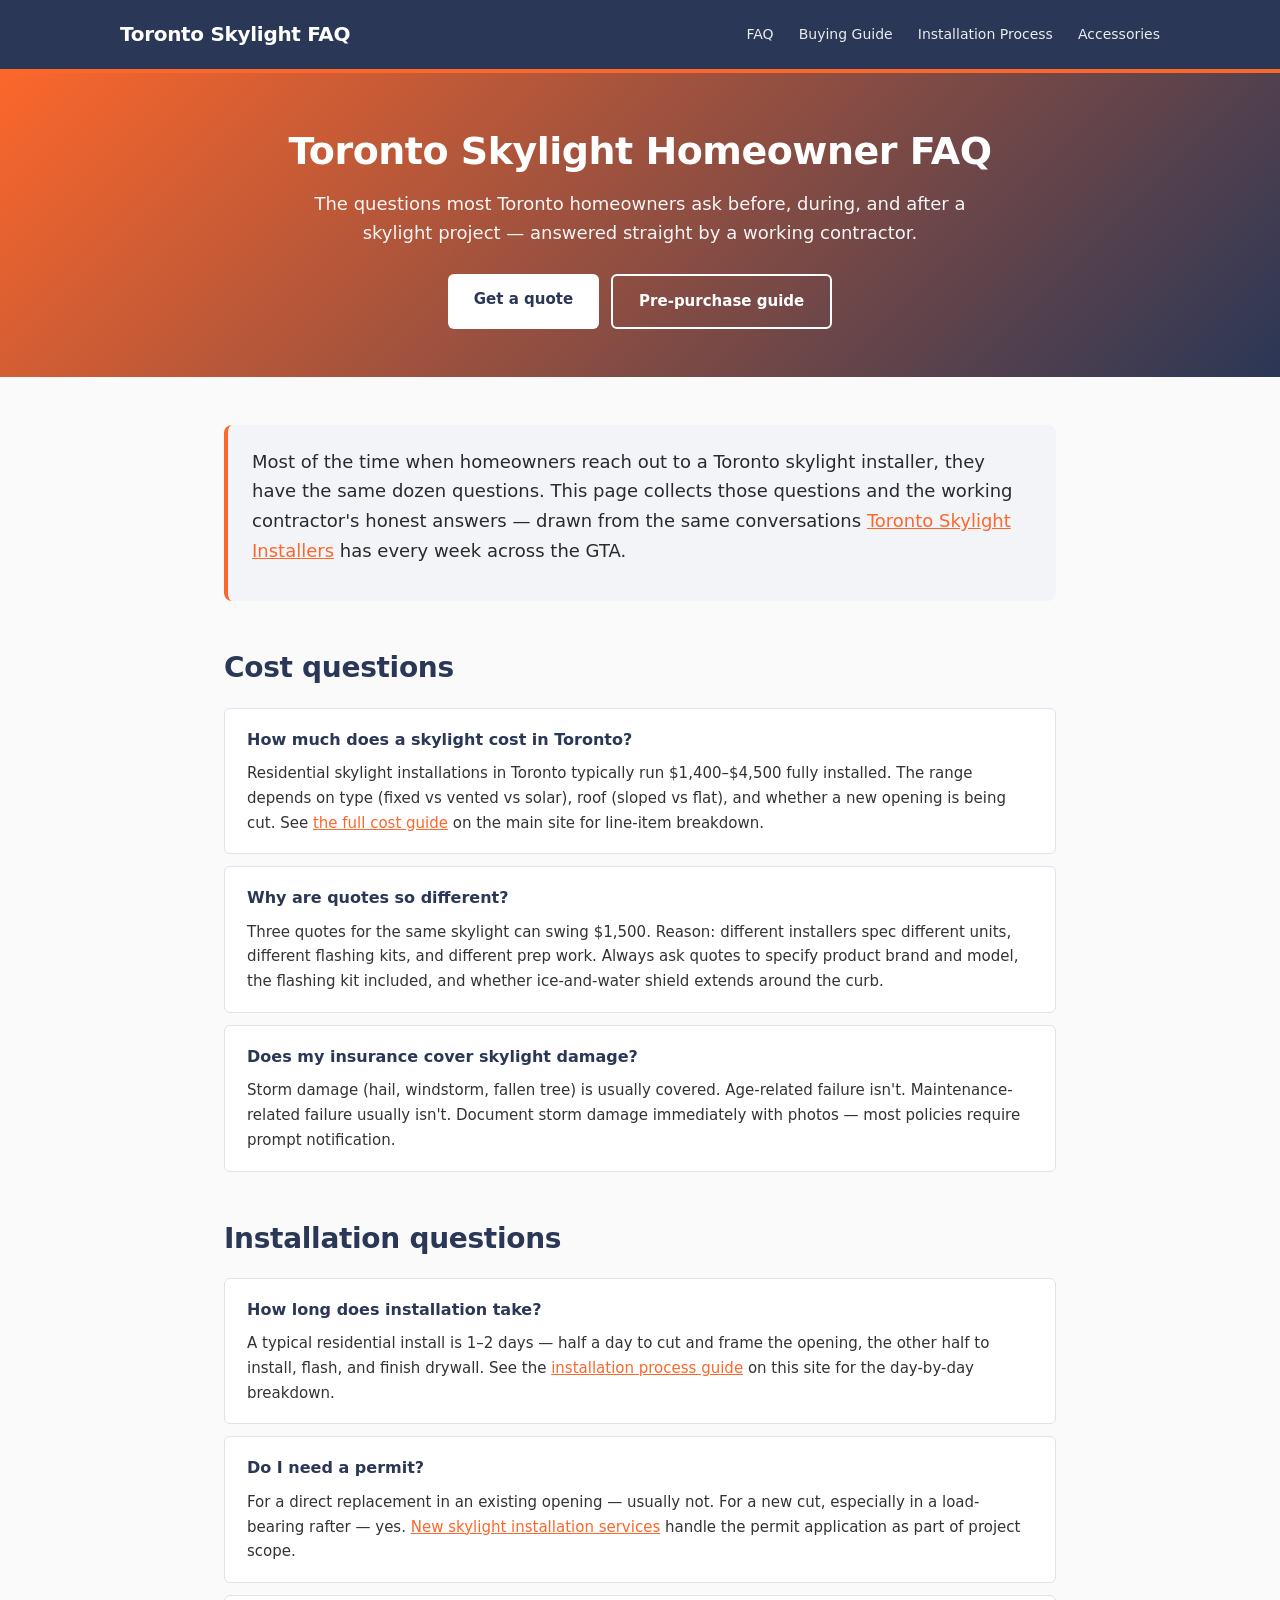
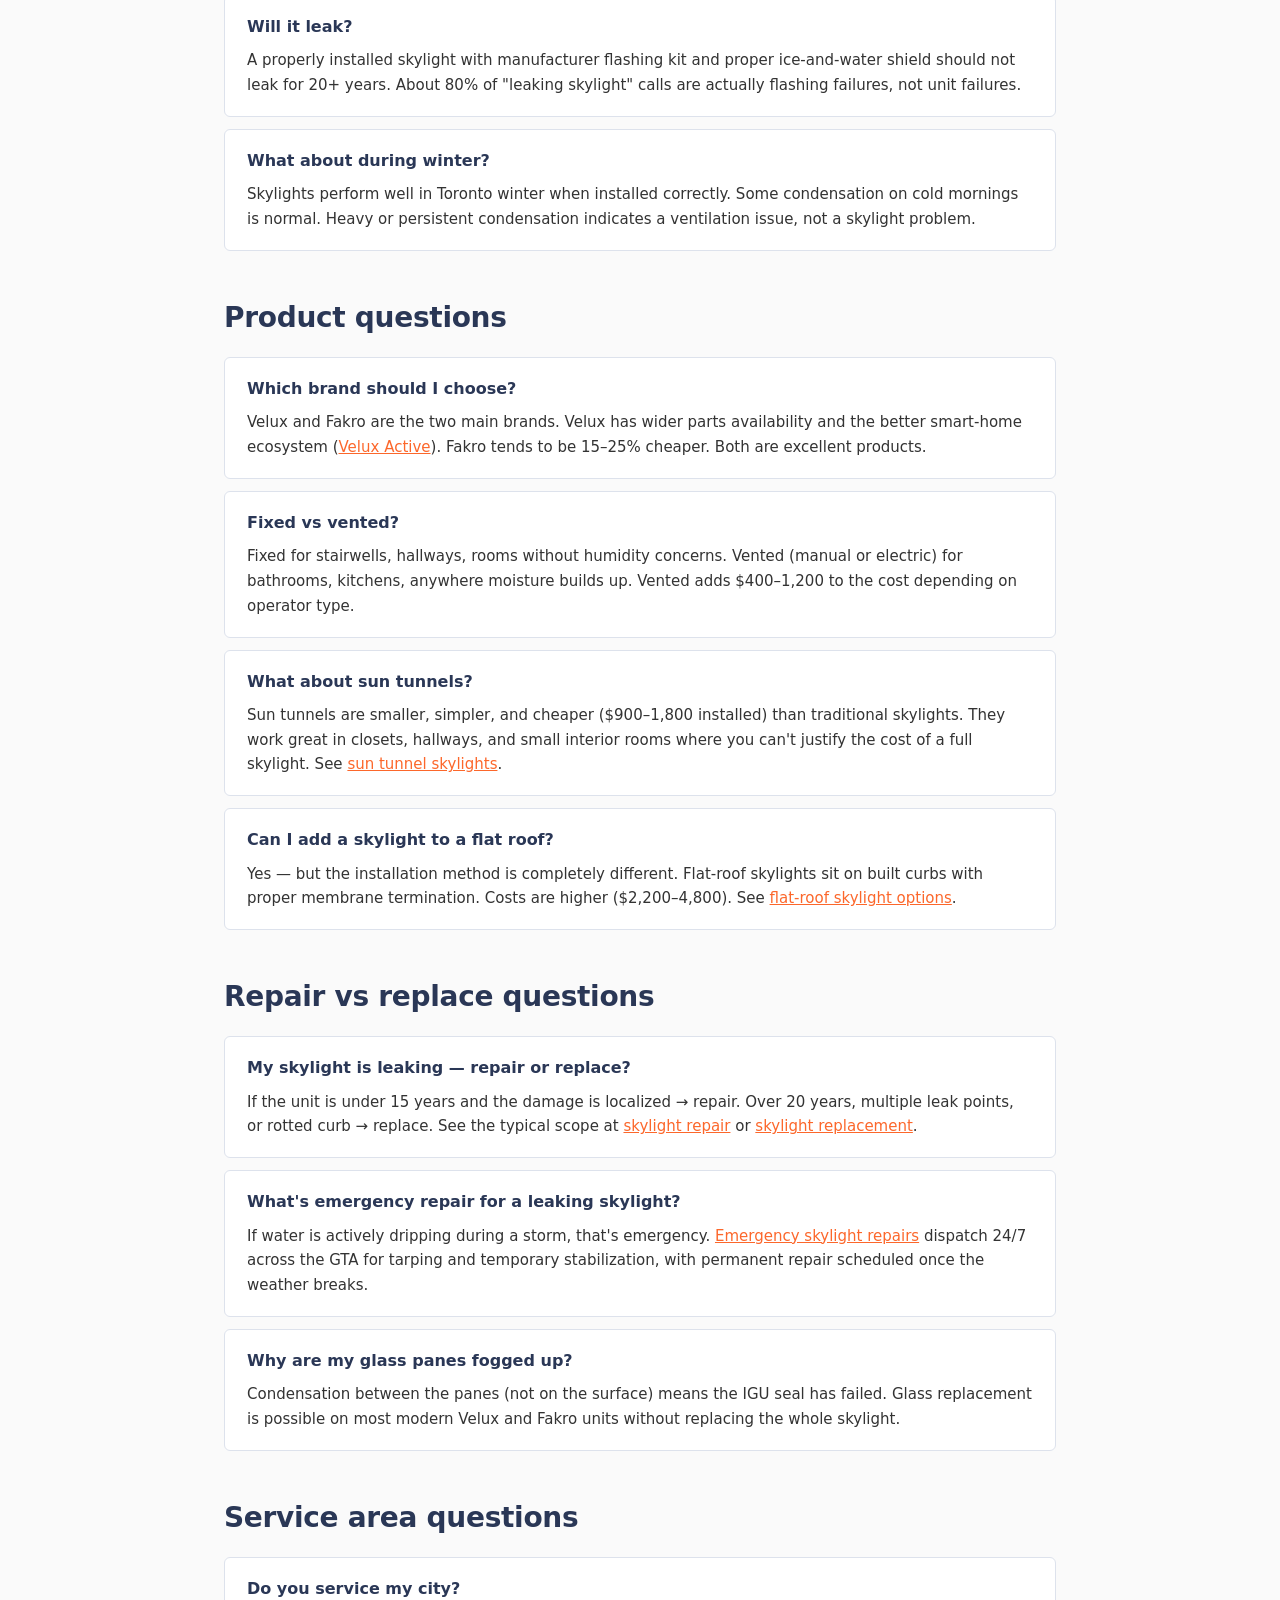
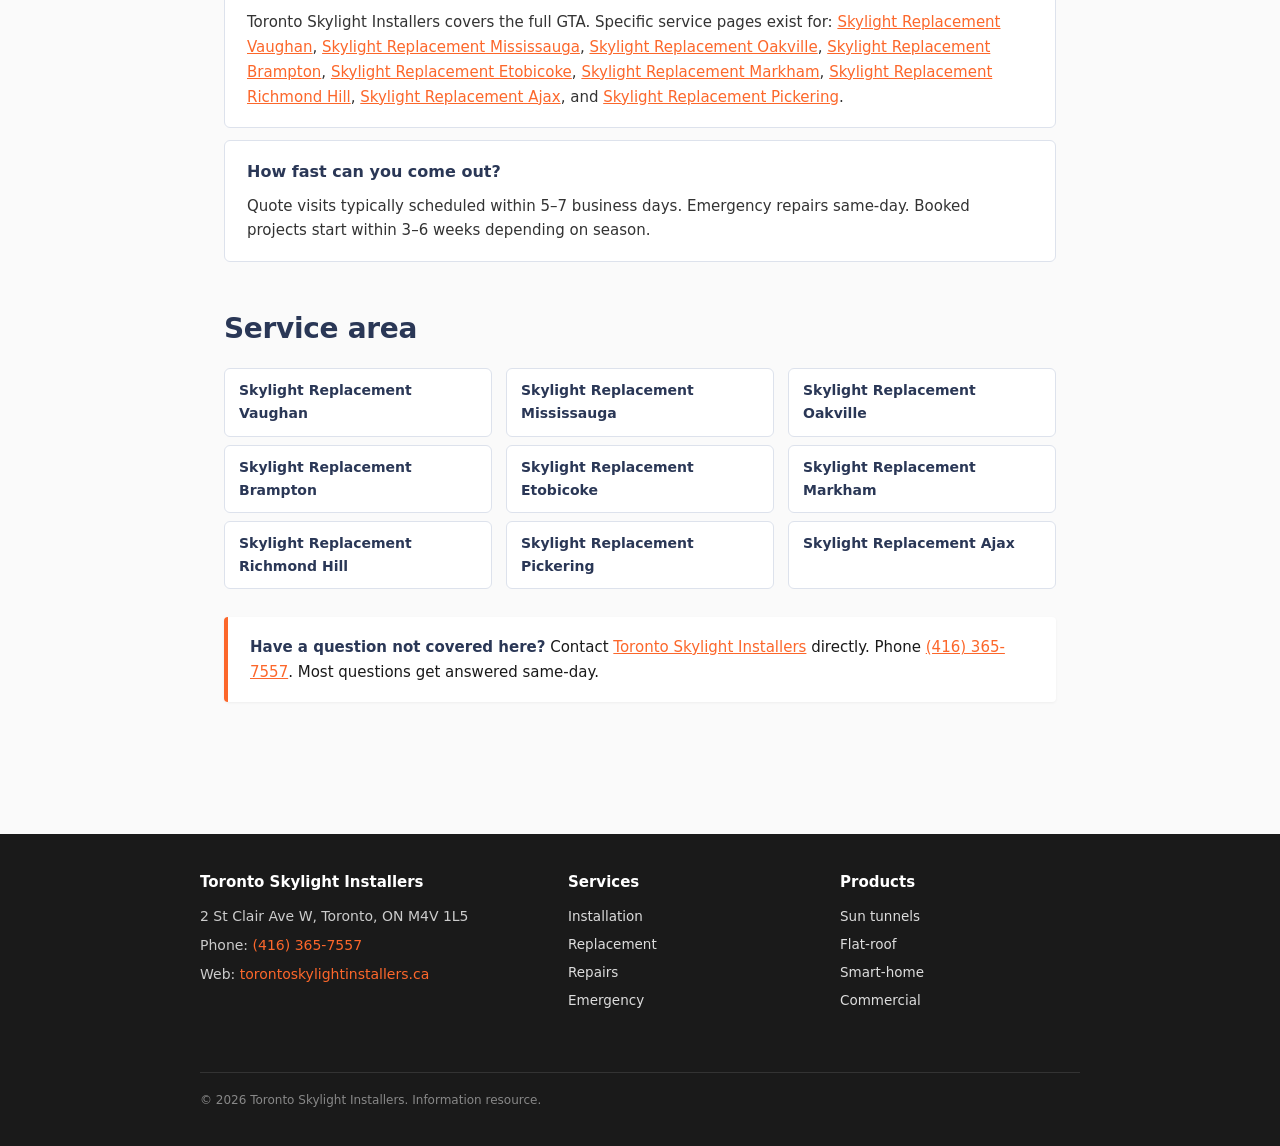
<file: index.html>
<!doctype html>
<html lang="en">
<head>
<meta charset="utf-8">
<meta name="viewport" content="width=device-width,initial-scale=1">
<title>Toronto Skylight FAQ — Common Homeowner Questions Answered</title>
<meta name="description" content="The most common questions Toronto homeowners ask about skylights, answered by a working contractor. Installation, repair, replacement, products, and pricing.">
<link rel="stylesheet" href="styles.css">
<script type="application/ld+json">
{
  "@context": "https://schema.org",
  "@type": "FAQPage",
  "mainEntity": [
    {"@type":"Question","name":"How much does a skylight cost in Toronto?","acceptedAnswer":{"@type":"Answer","text":"Residential skylight installs in Toronto run $1,400–$4,500 fully installed depending on type, roof, and complexity."}},
    {"@type":"Question","name":"How long does installation take?","acceptedAnswer":{"@type":"Answer","text":"Most residential installs are 1–2 days. Commercial and complex projects take longer."}}
  ]
}
</script>
</head>
<body>

<header>
  <div class="wrap">
    <div class="logo">Toronto Skylight FAQ</div>
    <nav>
      <a href="index.html">FAQ</a>
      <a href="buying-guide.html">Buying Guide</a>
      <a href="installation-process.html">Installation Process</a>
      <a href="accessory-guide.html">Accessories</a>
    </nav>
  </div>
</header>

<section class="hero">
  <h1>Toronto Skylight Homeowner FAQ</h1>
  <p class="sub">The questions most Toronto homeowners ask before, during, and after a skylight project — answered straight by a working contractor.</p>
  <div class="cta-row">
    <a class="cta primary" href="https://torontoskylightinstallers.ca/contact-us/" rel="noopener">Get a quote</a>
    <a class="cta ghost" href="buying-guide.html">Pre-purchase guide</a>
  </div>
</section>

<main>

<div class="intro">
  <p class="lede">Most of the time when homeowners reach out to a Toronto skylight installer, they have the same dozen questions. This page collects those questions and the working contractor's honest answers — drawn from the same conversations <a href="https://torontoskylightinstallers.ca" rel="noopener">Toronto Skylight Installers</a> has every week across the GTA.</p>
</div>

<h2>Cost questions</h2>

<div class="faq-item">
  <h3>How much does a skylight cost in Toronto?</h3>
  <p>Residential skylight installations in Toronto typically run $1,400–$4,500 fully installed. The range depends on type (fixed vs vented vs solar), roof (sloped vs flat), and whether a new opening is being cut. See <a href="https://torontoskylightinstallers.ca/skylight-replacement-toronto-costs-guide/" rel="noopener">the full cost guide</a> on the main site for line-item breakdown.</p>
</div>

<div class="faq-item">
  <h3>Why are quotes so different?</h3>
  <p>Three quotes for the same skylight can swing $1,500. Reason: different installers spec different units, different flashing kits, and different prep work. Always ask quotes to specify product brand and model, the flashing kit included, and whether ice-and-water shield extends around the curb.</p>
</div>

<div class="faq-item">
  <h3>Does my insurance cover skylight damage?</h3>
  <p>Storm damage (hail, windstorm, fallen tree) is usually covered. Age-related failure isn't. Maintenance-related failure usually isn't. Document storm damage immediately with photos — most policies require prompt notification.</p>
</div>

<h2>Installation questions</h2>

<div class="faq-item">
  <h3>How long does installation take?</h3>
  <p>A typical residential install is 1–2 days — half a day to cut and frame the opening, the other half to install, flash, and finish drywall. See the <a href="installation-process.html">installation process guide</a> on this site for the day-by-day breakdown.</p>
</div>

<div class="faq-item">
  <h3>Do I need a permit?</h3>
  <p>For a direct replacement in an existing opening — usually not. For a new cut, especially in a load-bearing rafter — yes. <a href="https://torontoskylightinstallers.ca/services/new-skylight-installation/" rel="noopener">New skylight installation services</a> handle the permit application as part of project scope.</p>
</div>

<div class="faq-item">
  <h3>Will it leak?</h3>
  <p>A properly installed skylight with manufacturer flashing kit and proper ice-and-water shield should not leak for 20+ years. About 80% of "leaking skylight" calls are actually flashing failures, not unit failures.</p>
</div>

<div class="faq-item">
  <h3>What about during winter?</h3>
  <p>Skylights perform well in Toronto winter when installed correctly. Some condensation on cold mornings is normal. Heavy or persistent condensation indicates a ventilation issue, not a skylight problem.</p>
</div>

<h2>Product questions</h2>

<div class="faq-item">
  <h3>Which brand should I choose?</h3>
  <p>Velux and Fakro are the two main brands. Velux has wider parts availability and the better smart-home ecosystem (<a href="https://torontoskylightinstallers.ca/products/residential/smart-home/" rel="noopener">Velux Active</a>). Fakro tends to be 15–25% cheaper. Both are excellent products.</p>
</div>

<div class="faq-item">
  <h3>Fixed vs vented?</h3>
  <p>Fixed for stairwells, hallways, rooms without humidity concerns. Vented (manual or electric) for bathrooms, kitchens, anywhere moisture builds up. Vented adds $400–1,200 to the cost depending on operator type.</p>
</div>

<div class="faq-item">
  <h3>What about sun tunnels?</h3>
  <p>Sun tunnels are smaller, simpler, and cheaper ($900–1,800 installed) than traditional skylights. They work great in closets, hallways, and small interior rooms where you can't justify the cost of a full skylight. See <a href="https://torontoskylightinstallers.ca/products/residential/sun-tunnel-skylights/" rel="noopener">sun tunnel skylights</a>.</p>
</div>

<div class="faq-item">
  <h3>Can I add a skylight to a flat roof?</h3>
  <p>Yes — but the installation method is completely different. Flat-roof skylights sit on built curbs with proper membrane termination. Costs are higher ($2,200–4,800). See <a href="https://torontoskylightinstallers.ca/products/residential/flat-roof-skylights/" rel="noopener">flat-roof skylight options</a>.</p>
</div>

<h2>Repair vs replace questions</h2>

<div class="faq-item">
  <h3>My skylight is leaking — repair or replace?</h3>
  <p>If the unit is under 15 years and the damage is localized → repair. Over 20 years, multiple leak points, or rotted curb → replace. See the typical scope at <a href="https://torontoskylightinstallers.ca/services/skylight-repairs/" rel="noopener">skylight repair</a> or <a href="https://torontoskylightinstallers.ca/services/skylight-replacement/" rel="noopener">skylight replacement</a>.</p>
</div>

<div class="faq-item">
  <h3>What's emergency repair for a leaking skylight?</h3>
  <p>If water is actively dripping during a storm, that's emergency. <a href="https://torontoskylightinstallers.ca/services/emergency-skylight-repairs/" rel="noopener">Emergency skylight repairs</a> dispatch 24/7 across the GTA for tarping and temporary stabilization, with permanent repair scheduled once the weather breaks.</p>
</div>

<div class="faq-item">
  <h3>Why are my glass panes fogged up?</h3>
  <p>Condensation between the panes (not on the surface) means the IGU seal has failed. Glass replacement is possible on most modern Velux and Fakro units without replacing the whole skylight.</p>
</div>

<h2>Service area questions</h2>

<div class="faq-item">
  <h3>Do you service my city?</h3>
  <p>Toronto Skylight Installers covers the full GTA. Specific service pages exist for: <a href="https://torontoskylightinstallers.ca/service/skylight-replacement-vaughan/" rel="noopener">Skylight Replacement Vaughan</a>, <a href="https://torontoskylightinstallers.ca/service/skylight-replacement-mississauga/" rel="noopener">Skylight Replacement Mississauga</a>, <a href="https://torontoskylightinstallers.ca/service/skylight-replacement-oakville/" rel="noopener">Skylight Replacement Oakville</a>, <a href="https://torontoskylightinstallers.ca/service/skylight-replacement-brampton/" rel="noopener">Skylight Replacement Brampton</a>, <a href="https://torontoskylightinstallers.ca/service/skylight-replacement-etobicoke/" rel="noopener">Skylight Replacement Etobicoke</a>, <a href="https://torontoskylightinstallers.ca/service/skylight-replacement-markham/" rel="noopener">Skylight Replacement Markham</a>, <a href="https://torontoskylightinstallers.ca/service/skylight-replacement-richmond-hill/" rel="noopener">Skylight Replacement Richmond Hill</a>, <a href="https://torontoskylightinstallers.ca/service/skylight-replacement-ajax/" rel="noopener">Skylight Replacement Ajax</a>, and <a href="https://torontoskylightinstallers.ca/service/skylight-replacement-pickering/" rel="noopener">Skylight Replacement Pickering</a>.</p>
</div>

<div class="faq-item">
  <h3>How fast can you come out?</h3>
  <p>Quote visits typically scheduled within 5–7 business days. Emergency repairs same-day. Booked projects start within 3–6 weeks depending on season.</p>
</div>

<h2>Service area</h2>
<div class="cities-grid">
  <a href="https://torontoskylightinstallers.ca/service/skylight-replacement-vaughan/" rel="noopener">Skylight Replacement Vaughan</a>
  <a href="https://torontoskylightinstallers.ca/service/skylight-replacement-mississauga/" rel="noopener">Skylight Replacement Mississauga</a>
  <a href="https://torontoskylightinstallers.ca/service/skylight-replacement-oakville/" rel="noopener">Skylight Replacement Oakville</a>
  <a href="https://torontoskylightinstallers.ca/service/skylight-replacement-brampton/" rel="noopener">Skylight Replacement Brampton</a>
  <a href="https://torontoskylightinstallers.ca/service/skylight-replacement-etobicoke/" rel="noopener">Skylight Replacement Etobicoke</a>
  <a href="https://torontoskylightinstallers.ca/service/skylight-replacement-markham/" rel="noopener">Skylight Replacement Markham</a>
  <a href="https://torontoskylightinstallers.ca/service/skylight-replacement-richmond-hill/" rel="noopener">Skylight Replacement Richmond Hill</a>
  <a href="https://torontoskylightinstallers.ca/service/skylight-replacement-pickering/" rel="noopener">Skylight Replacement Pickering</a>
  <a href="https://torontoskylightinstallers.ca/service/skylight-replacement-ajax/" rel="noopener">Skylight Replacement Ajax</a>
</div>

<div class="callout">
  <strong>Have a question not covered here?</strong> Contact <a href="https://torontoskylightinstallers.ca" rel="noopener">Toronto Skylight Installers</a> directly. Phone <a href="tel:+14163657557">(416) 365-7557</a>. Most questions get answered same-day.
</div>

</main>

<footer>
  <div class="wrap">
    <div>
      <h4>Toronto Skylight Installers</h4>
      <p>2 St Clair Ave W, Toronto, ON M4V 1L5</p>
      <p>Phone: <a href="tel:+14163657557">(416) 365-7557</a></p>
      <p>Web: <a href="https://torontoskylightinstallers.ca" rel="noopener">torontoskylightinstallers.ca</a></p>
    </div>
    <div>
      <h4>Services</h4>
      <ul class="deep-links">
        <li><a href="https://torontoskylightinstallers.ca/services/skylight-installation/" rel="noopener">Installation</a></li>
        <li><a href="https://torontoskylightinstallers.ca/services/skylight-replacement/" rel="noopener">Replacement</a></li>
        <li><a href="https://torontoskylightinstallers.ca/services/skylight-repairs/" rel="noopener">Repairs</a></li>
        <li><a href="https://torontoskylightinstallers.ca/services/emergency-skylight-repairs/" rel="noopener">Emergency</a></li>
      </ul>
    </div>
    <div>
      <h4>Products</h4>
      <ul class="deep-links">
        <li><a href="https://torontoskylightinstallers.ca/products/residential/sun-tunnel-skylights/" rel="noopener">Sun tunnels</a></li>
        <li><a href="https://torontoskylightinstallers.ca/products/residential/flat-roof-skylights/" rel="noopener">Flat-roof</a></li>
        <li><a href="https://torontoskylightinstallers.ca/products/residential/smart-home/" rel="noopener">Smart-home</a></li>
        <li><a href="https://torontoskylightinstallers.ca/products/commercial/commercial-skylights/" rel="noopener">Commercial</a></li>
      </ul>
    </div>
    <div class="meta">© 2026 Toronto Skylight Installers. Information resource.</div>
  </div>
</footer>

</body>
</html>
</file>
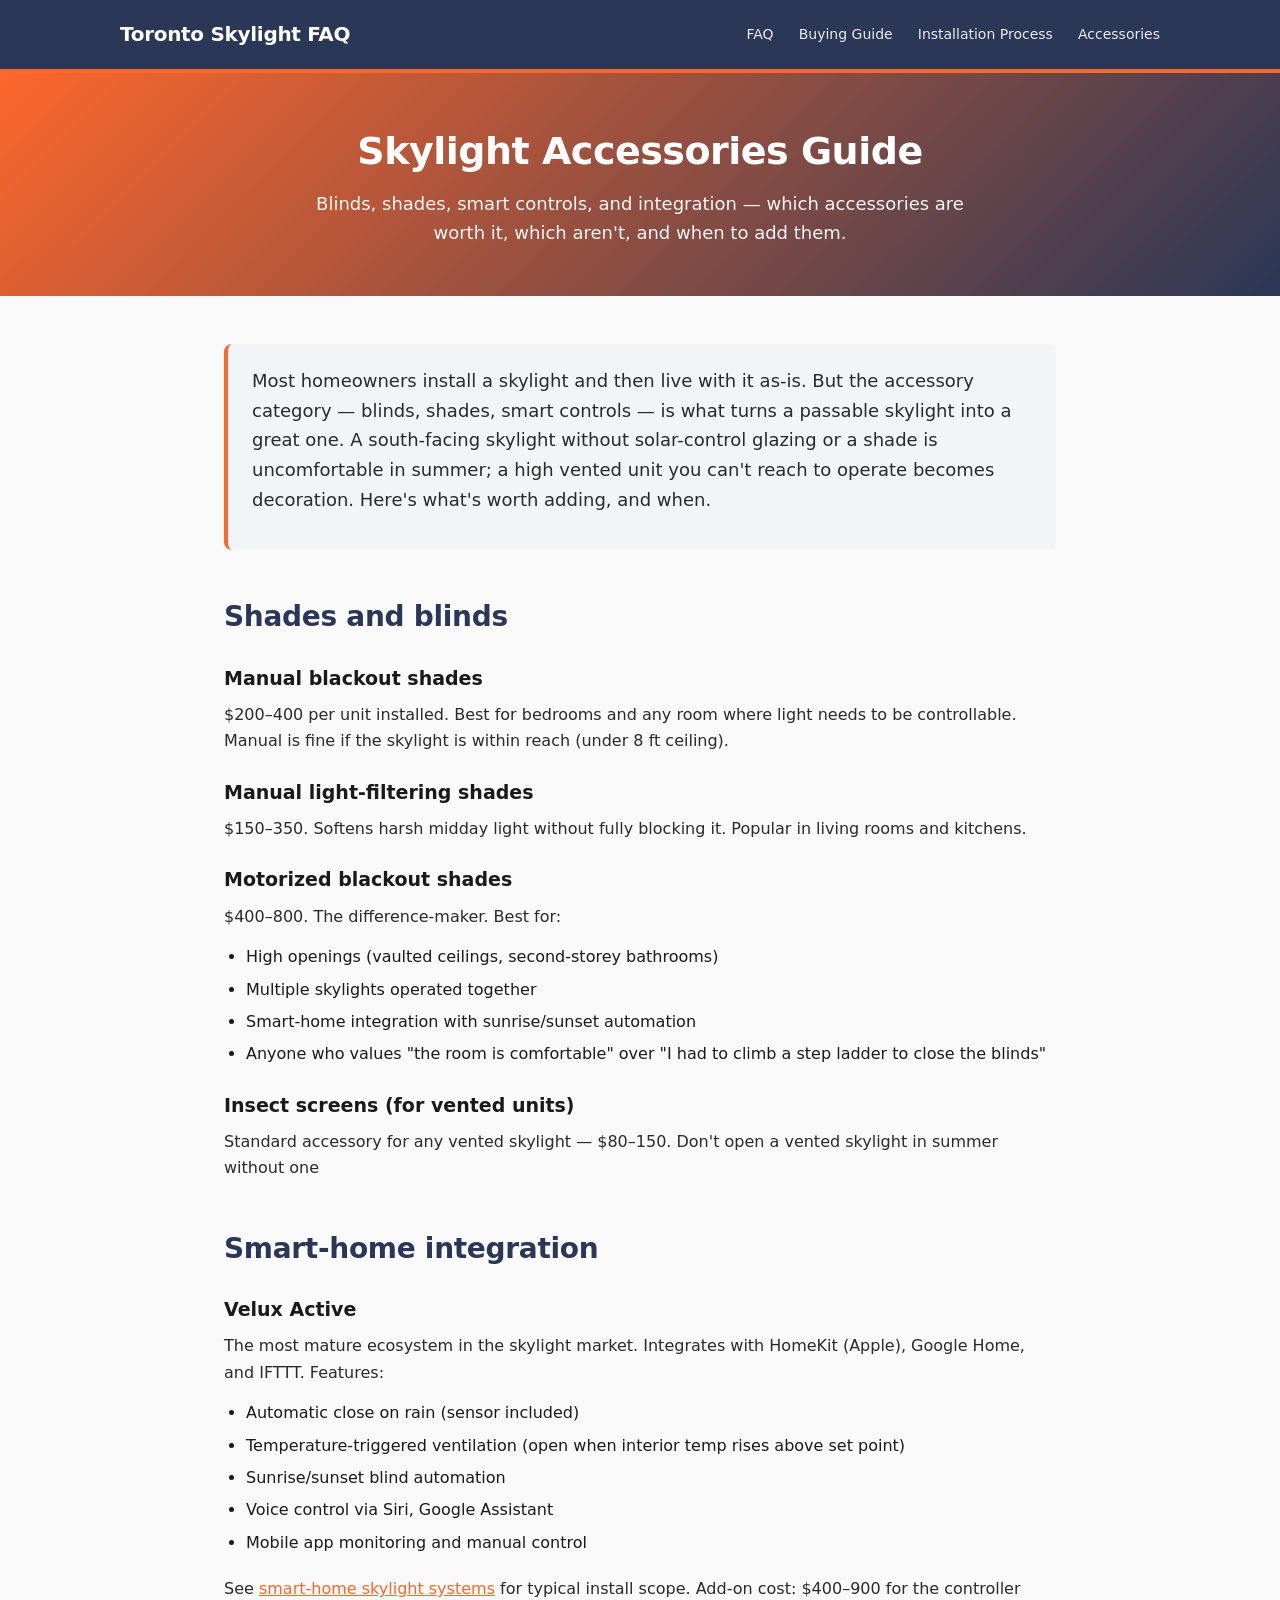
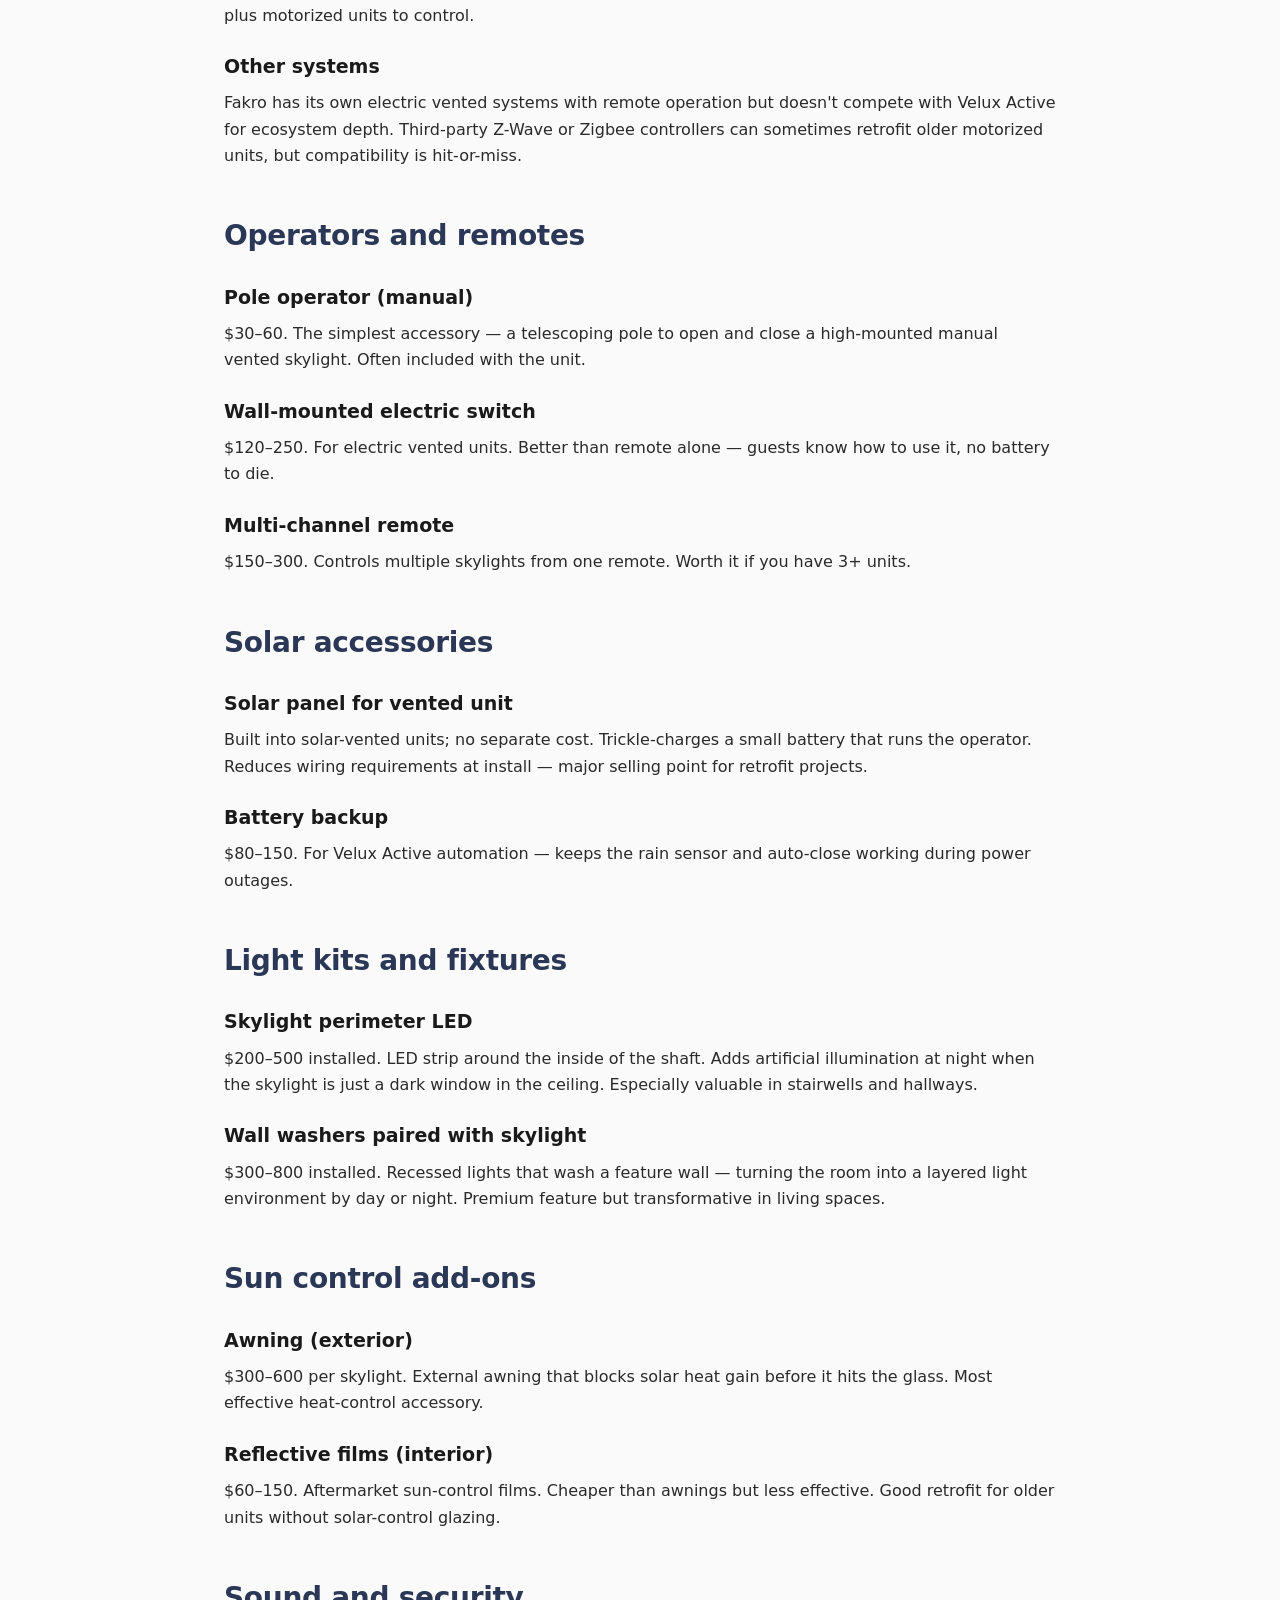
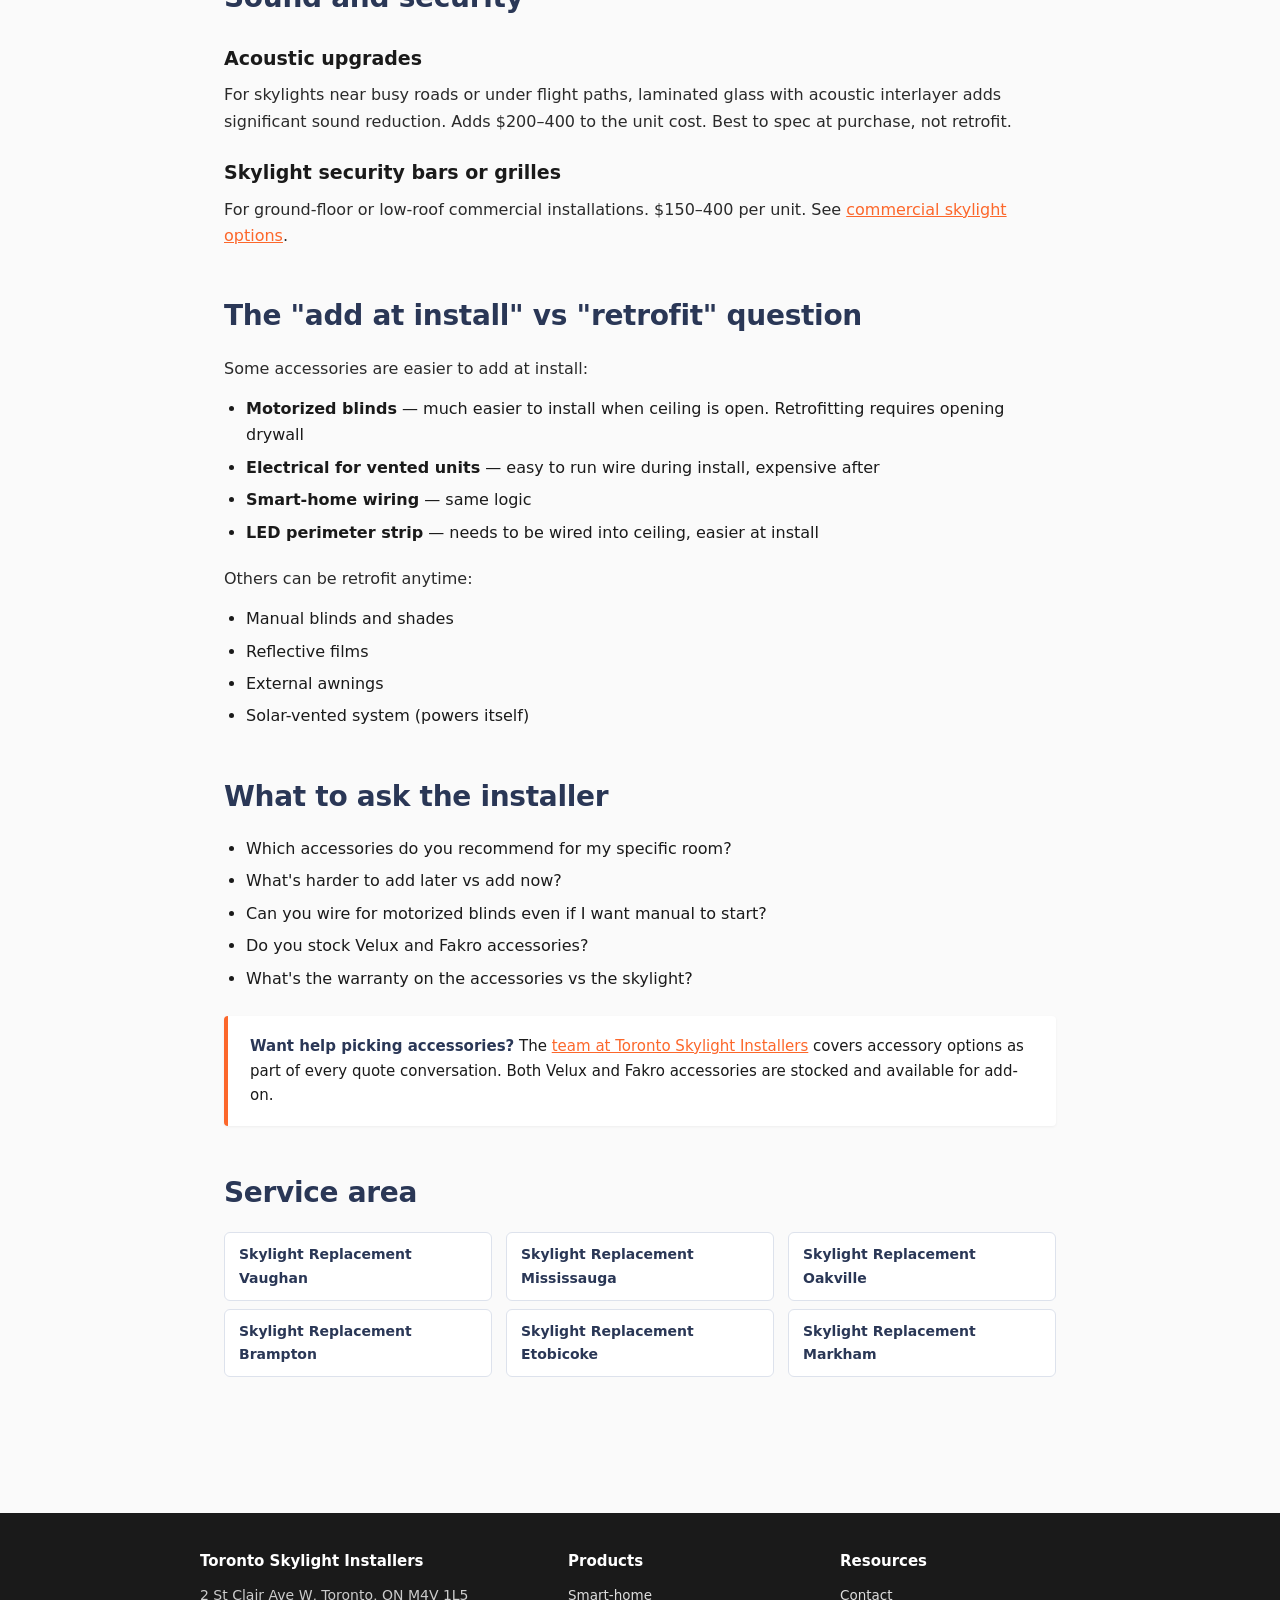
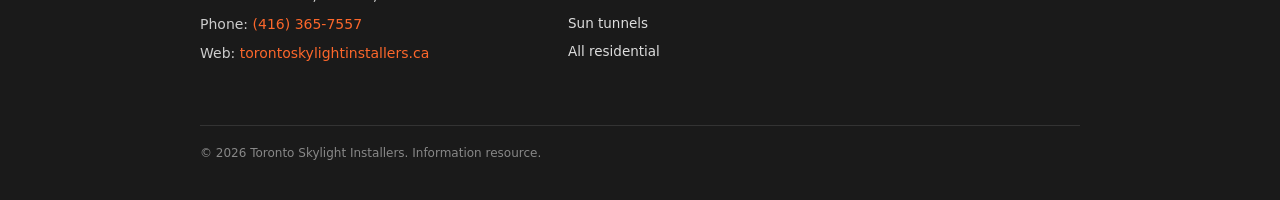
<file: accessory-guide.html>
<!doctype html>
<html lang="en">
<head>
<meta charset="utf-8">
<meta name="viewport" content="width=device-width,initial-scale=1">
<title>Skylight Accessories Guide — Blinds, Shades, Smart Controls for Toronto Homes</title>
<meta name="description" content="A practical guide to skylight accessories — manual blinds, motorized shades, smart-home integration, rain sensors, and other add-ons that genuinely improve a skylight's usefulness.">
<link rel="stylesheet" href="styles.css">
</head>
<body>

<header>
  <div class="wrap">
    <div class="logo">Toronto Skylight FAQ</div>
    <nav>
      <a href="index.html">FAQ</a>
      <a href="buying-guide.html">Buying Guide</a>
      <a href="installation-process.html">Installation Process</a>
      <a href="accessory-guide.html">Accessories</a>
    </nav>
  </div>
</header>

<section class="hero">
  <h1>Skylight Accessories Guide</h1>
  <p class="sub">Blinds, shades, smart controls, and integration — which accessories are worth it, which aren't, and when to add them.</p>
</section>

<main>

<div class="intro">
  <p class="lede">Most homeowners install a skylight and then live with it as-is. But the accessory category — blinds, shades, smart controls — is what turns a passable skylight into a great one. A south-facing skylight without solar-control glazing or a shade is uncomfortable in summer; a high vented unit you can't reach to operate becomes decoration. Here's what's worth adding, and when.</p>
</div>

<h2>Shades and blinds</h2>

<h3>Manual blackout shades</h3>
<p>$200–400 per unit installed. Best for bedrooms and any room where light needs to be controllable. Manual is fine if the skylight is within reach (under 8 ft ceiling).</p>

<h3>Manual light-filtering shades</h3>
<p>$150–350. Softens harsh midday light without fully blocking it. Popular in living rooms and kitchens.</p>

<h3>Motorized blackout shades</h3>
<p>$400–800. The difference-maker. Best for:</p>
<ul>
  <li>High openings (vaulted ceilings, second-storey bathrooms)</li>
  <li>Multiple skylights operated together</li>
  <li>Smart-home integration with sunrise/sunset automation</li>
  <li>Anyone who values "the room is comfortable" over "I had to climb a step ladder to close the blinds"</li>
</ul>

<h3>Insect screens (for vented units)</h3>
<p>Standard accessory for any vented skylight — $80–150. Don't open a vented skylight in summer without one</p>

<h2>Smart-home integration</h2>

<h3>Velux Active</h3>
<p>The most mature ecosystem in the skylight market. Integrates with HomeKit (Apple), Google Home, and IFTTT. Features:</p>
<ul>
  <li>Automatic close on rain (sensor included)</li>
  <li>Temperature-triggered ventilation (open when interior temp rises above set point)</li>
  <li>Sunrise/sunset blind automation</li>
  <li>Voice control via Siri, Google Assistant</li>
  <li>Mobile app monitoring and manual control</li>
</ul>
<p>See <a href="https://torontoskylightinstallers.ca/products/residential/smart-home/" rel="noopener">smart-home skylight systems</a> for typical install scope. Add-on cost: $400–900 for the controller plus motorized units to control.</p>

<h3>Other systems</h3>
<p>Fakro has its own electric vented systems with remote operation but doesn't compete with Velux Active for ecosystem depth. Third-party Z-Wave or Zigbee controllers can sometimes retrofit older motorized units, but compatibility is hit-or-miss.</p>

<h2>Operators and remotes</h2>

<h3>Pole operator (manual)</h3>
<p>$30–60. The simplest accessory — a telescoping pole to open and close a high-mounted manual vented skylight. Often included with the unit.</p>

<h3>Wall-mounted electric switch</h3>
<p>$120–250. For electric vented units. Better than remote alone — guests know how to use it, no battery to die.</p>

<h3>Multi-channel remote</h3>
<p>$150–300. Controls multiple skylights from one remote. Worth it if you have 3+ units.</p>

<h2>Solar accessories</h2>

<h3>Solar panel for vented unit</h3>
<p>Built into solar-vented units; no separate cost. Trickle-charges a small battery that runs the operator. Reduces wiring requirements at install — major selling point for retrofit projects.</p>

<h3>Battery backup</h3>
<p>$80–150. For Velux Active automation — keeps the rain sensor and auto-close working during power outages.</p>

<h2>Light kits and fixtures</h2>

<h3>Skylight perimeter LED</h3>
<p>$200–500 installed. LED strip around the inside of the shaft. Adds artificial illumination at night when the skylight is just a dark window in the ceiling. Especially valuable in stairwells and hallways.</p>

<h3>Wall washers paired with skylight</h3>
<p>$300–800 installed. Recessed lights that wash a feature wall — turning the room into a layered light environment by day or night. Premium feature but transformative in living spaces.</p>

<h2>Sun control add-ons</h2>

<h3>Awning (exterior)</h3>
<p>$300–600 per skylight. External awning that blocks solar heat gain before it hits the glass. Most effective heat-control accessory.</p>

<h3>Reflective films (interior)</h3>
<p>$60–150. Aftermarket sun-control films. Cheaper than awnings but less effective. Good retrofit for older units without solar-control glazing.</p>

<h2>Sound and security</h2>

<h3>Acoustic upgrades</h3>
<p>For skylights near busy roads or under flight paths, laminated glass with acoustic interlayer adds significant sound reduction. Adds $200–400 to the unit cost. Best to spec at purchase, not retrofit.</p>

<h3>Skylight security bars or grilles</h3>
<p>For ground-floor or low-roof commercial installations. $150–400 per unit. See <a href="https://torontoskylightinstallers.ca/products/commercial/commercial-skylights/" rel="noopener">commercial skylight options</a>.</p>

<h2>The "add at install" vs "retrofit" question</h2>
<p>Some accessories are easier to add at install:</p>
<ul>
  <li><strong>Motorized blinds</strong> — much easier to install when ceiling is open. Retrofitting requires opening drywall</li>
  <li><strong>Electrical for vented units</strong> — easy to run wire during install, expensive after</li>
  <li><strong>Smart-home wiring</strong> — same logic</li>
  <li><strong>LED perimeter strip</strong> — needs to be wired into ceiling, easier at install</li>
</ul>
<p>Others can be retrofit anytime:</p>
<ul>
  <li>Manual blinds and shades</li>
  <li>Reflective films</li>
  <li>External awnings</li>
  <li>Solar-vented system (powers itself)</li>
</ul>

<h2>What to ask the installer</h2>
<ul>
  <li>Which accessories do you recommend for my specific room?</li>
  <li>What's harder to add later vs add now?</li>
  <li>Can you wire for motorized blinds even if I want manual to start?</li>
  <li>Do you stock Velux and Fakro accessories?</li>
  <li>What's the warranty on the accessories vs the skylight?</li>
</ul>

<div class="callout">
  <strong>Want help picking accessories?</strong> The <a href="https://torontoskylightinstallers.ca/contact-us/" rel="noopener">team at Toronto Skylight Installers</a> covers accessory options as part of every quote conversation. Both Velux and Fakro accessories are stocked and available for add-on.
</div>

<h2>Service area</h2>
<div class="cities-grid">
  <a href="https://torontoskylightinstallers.ca/service/skylight-replacement-vaughan/" rel="noopener">Skylight Replacement Vaughan</a>
  <a href="https://torontoskylightinstallers.ca/service/skylight-replacement-mississauga/" rel="noopener">Skylight Replacement Mississauga</a>
  <a href="https://torontoskylightinstallers.ca/service/skylight-replacement-oakville/" rel="noopener">Skylight Replacement Oakville</a>
  <a href="https://torontoskylightinstallers.ca/service/skylight-replacement-brampton/" rel="noopener">Skylight Replacement Brampton</a>
  <a href="https://torontoskylightinstallers.ca/service/skylight-replacement-etobicoke/" rel="noopener">Skylight Replacement Etobicoke</a>
  <a href="https://torontoskylightinstallers.ca/service/skylight-replacement-markham/" rel="noopener">Skylight Replacement Markham</a>
</div>

</main>

<footer>
  <div class="wrap">
    <div>
      <h4>Toronto Skylight Installers</h4>
      <p>2 St Clair Ave W, Toronto, ON M4V 1L5</p>
      <p>Phone: <a href="tel:+14163657557">(416) 365-7557</a></p>
      <p>Web: <a href="https://torontoskylightinstallers.ca" rel="noopener">torontoskylightinstallers.ca</a></p>
    </div>
    <div>
      <h4>Products</h4>
      <ul class="deep-links">
        <li><a href="https://torontoskylightinstallers.ca/products/residential/smart-home/" rel="noopener">Smart-home</a></li>
        <li><a href="https://torontoskylightinstallers.ca/products/residential/sun-tunnel-skylights/" rel="noopener">Sun tunnels</a></li>
        <li><a href="https://torontoskylightinstallers.ca/products/residential/" rel="noopener">All residential</a></li>
      </ul>
    </div>
    <div>
      <h4>Resources</h4>
      <ul class="deep-links">
        <li><a href="https://torontoskylightinstallers.ca/contact-us/" rel="noopener">Contact</a></li>
      </ul>
    </div>
    <div class="meta">© 2026 Toronto Skylight Installers. Information resource.</div>
  </div>
</footer>

</body>
</html>
</file>
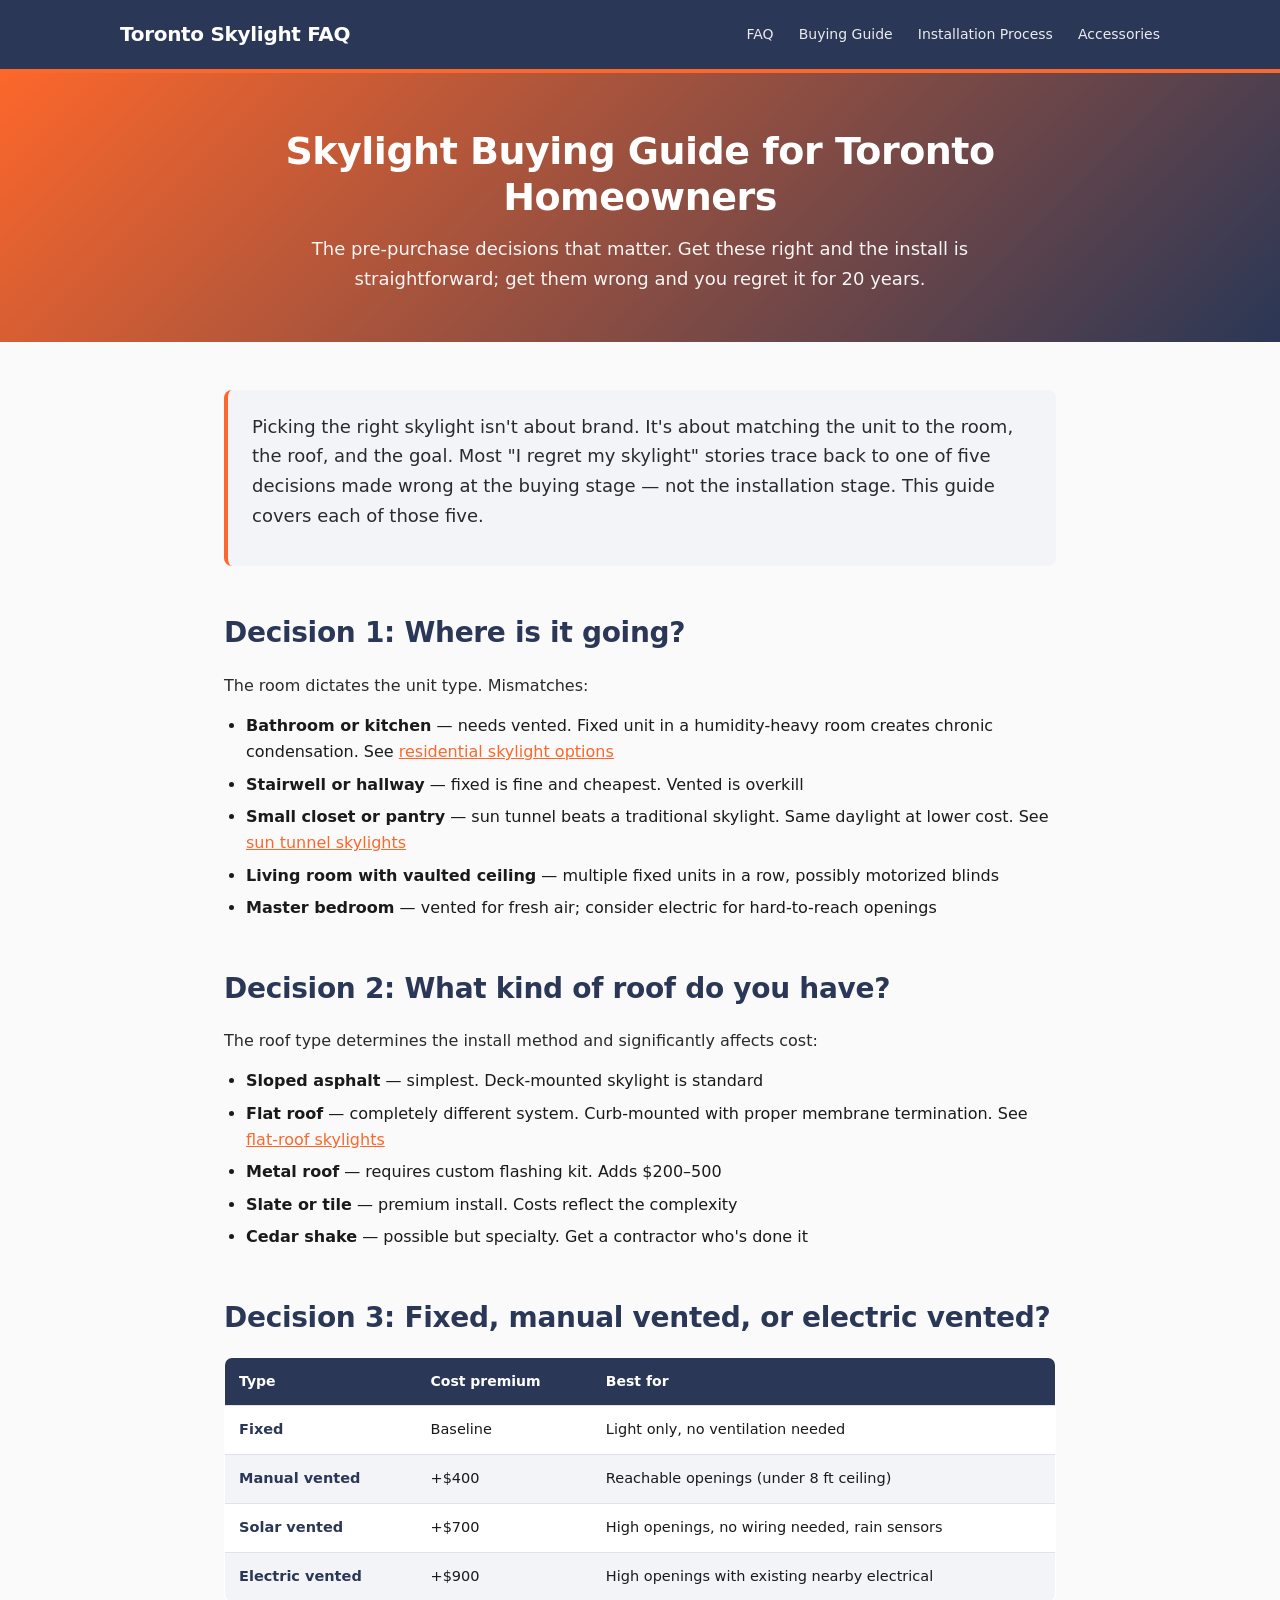
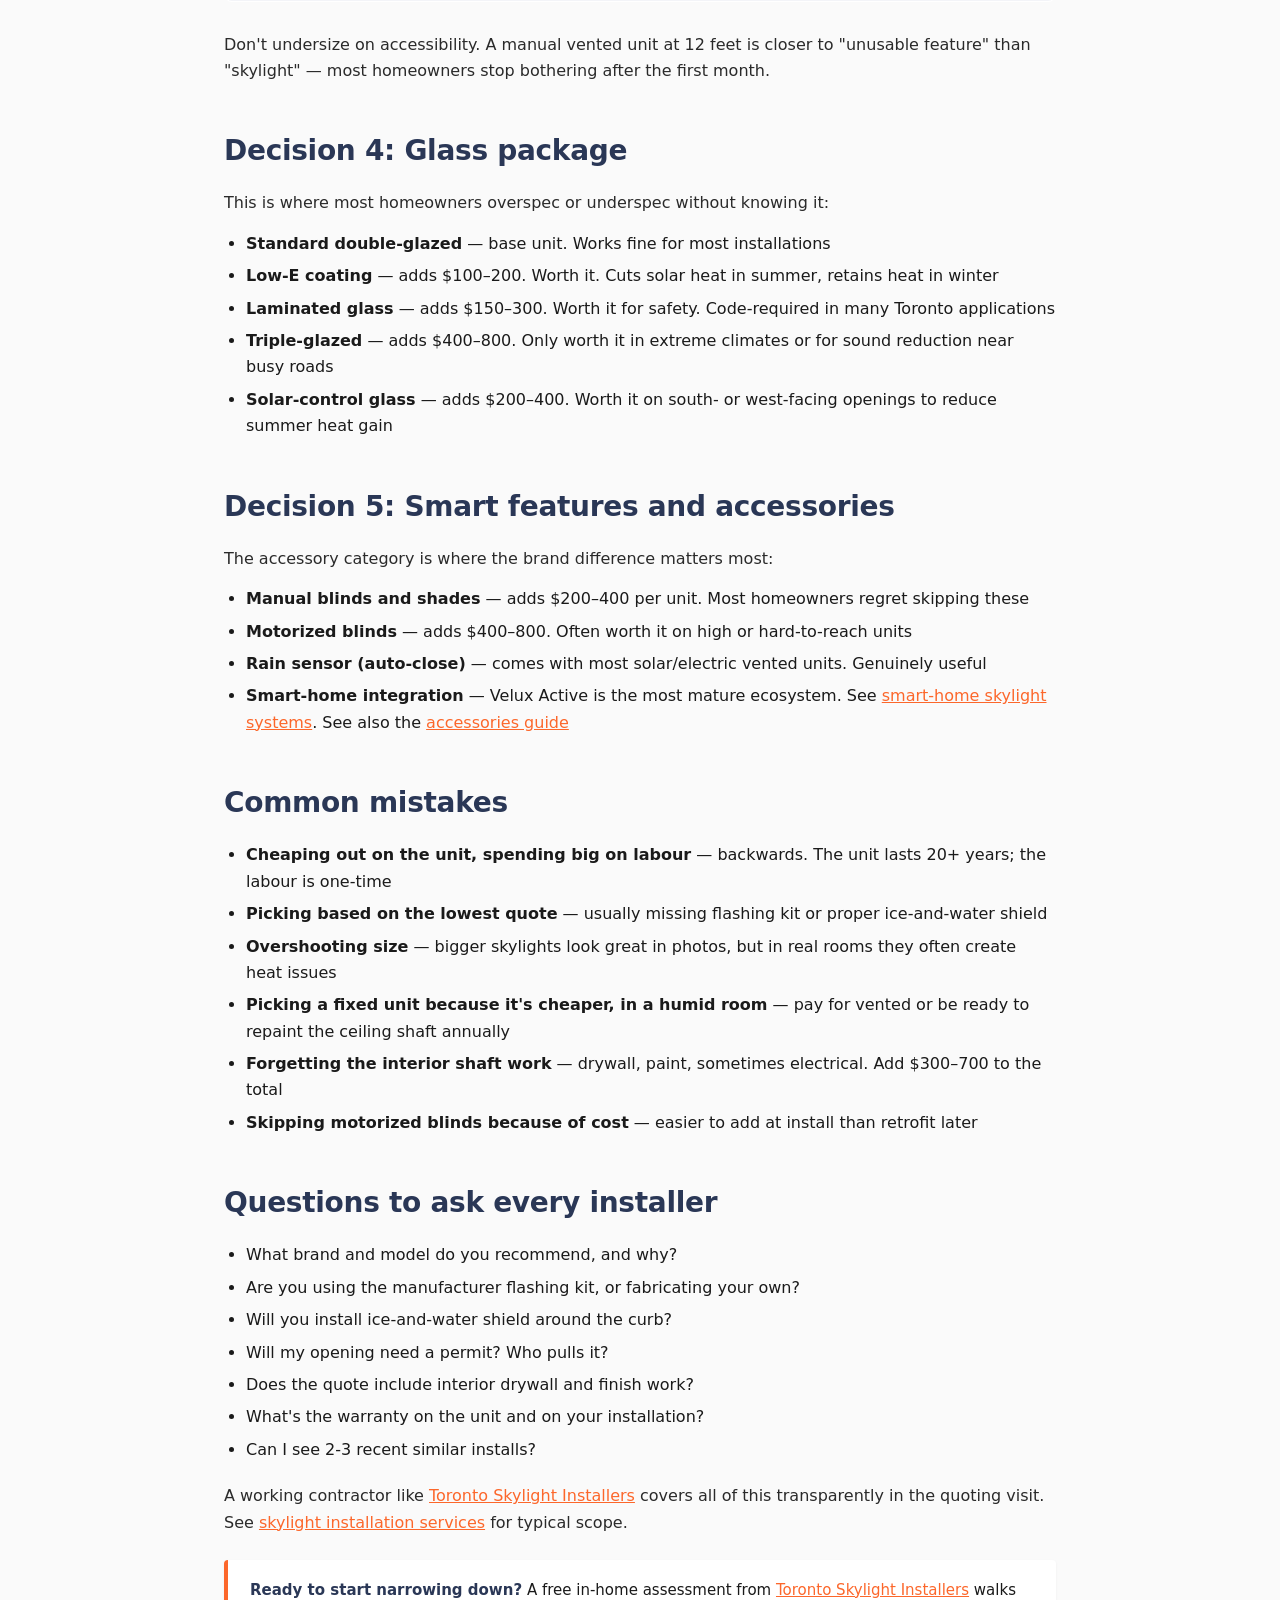
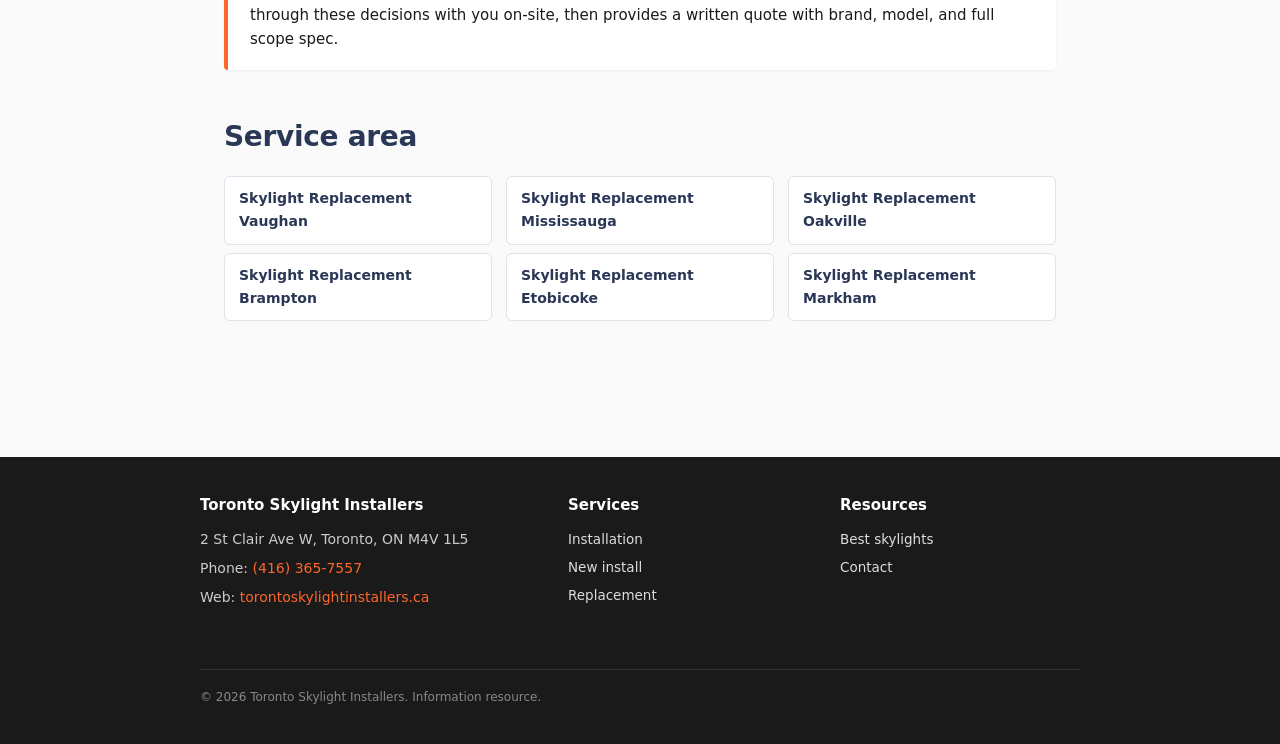
<file: buying-guide.html>
<!doctype html>
<html lang="en">
<head>
<meta charset="utf-8">
<meta name="viewport" content="width=device-width,initial-scale=1">
<title>Skylight Buying Guide for Toronto Homeowners — Decision Factors That Matter</title>
<meta name="description" content="A pre-purchase guide for Toronto homeowners considering a skylight. The decisions that drive the right unit choice, common mistakes, and what to ask the installer.">
<link rel="stylesheet" href="styles.css">
</head>
<body>

<header>
  <div class="wrap">
    <div class="logo">Toronto Skylight FAQ</div>
    <nav>
      <a href="index.html">FAQ</a>
      <a href="buying-guide.html">Buying Guide</a>
      <a href="installation-process.html">Installation Process</a>
      <a href="accessory-guide.html">Accessories</a>
    </nav>
  </div>
</header>

<section class="hero">
  <h1>Skylight Buying Guide for Toronto Homeowners</h1>
  <p class="sub">The pre-purchase decisions that matter. Get these right and the install is straightforward; get them wrong and you regret it for 20 years.</p>
</section>

<main>

<div class="intro">
  <p class="lede">Picking the right skylight isn't about brand. It's about matching the unit to the room, the roof, and the goal. Most "I regret my skylight" stories trace back to one of five decisions made wrong at the buying stage — not the installation stage. This guide covers each of those five.</p>
</div>

<h2>Decision 1: Where is it going?</h2>
<p>The room dictates the unit type. Mismatches:</p>
<ul>
  <li><strong>Bathroom or kitchen</strong> — needs vented. Fixed unit in a humidity-heavy room creates chronic condensation. See <a href="https://torontoskylightinstallers.ca/products/residential/" rel="noopener">residential skylight options</a></li>
  <li><strong>Stairwell or hallway</strong> — fixed is fine and cheapest. Vented is overkill</li>
  <li><strong>Small closet or pantry</strong> — sun tunnel beats a traditional skylight. Same daylight at lower cost. See <a href="https://torontoskylightinstallers.ca/products/residential/sun-tunnel-skylights/" rel="noopener">sun tunnel skylights</a></li>
  <li><strong>Living room with vaulted ceiling</strong> — multiple fixed units in a row, possibly motorized blinds</li>
  <li><strong>Master bedroom</strong> — vented for fresh air; consider electric for hard-to-reach openings</li>
</ul>

<h2>Decision 2: What kind of roof do you have?</h2>
<p>The roof type determines the install method and significantly affects cost:</p>
<ul>
  <li><strong>Sloped asphalt</strong> — simplest. Deck-mounted skylight is standard</li>
  <li><strong>Flat roof</strong> — completely different system. Curb-mounted with proper membrane termination. See <a href="https://torontoskylightinstallers.ca/products/residential/flat-roof-skylights/" rel="noopener">flat-roof skylights</a></li>
  <li><strong>Metal roof</strong> — requires custom flashing kit. Adds $200–500</li>
  <li><strong>Slate or tile</strong> — premium install. Costs reflect the complexity</li>
  <li><strong>Cedar shake</strong> — possible but specialty. Get a contractor who's done it</li>
</ul>

<h2>Decision 3: Fixed, manual vented, or electric vented?</h2>

<table class="comparison-table">
<thead><tr><th>Type</th><th>Cost premium</th><th>Best for</th></tr></thead>
<tbody>
  <tr><td>Fixed</td><td>Baseline</td><td>Light only, no ventilation needed</td></tr>
  <tr><td>Manual vented</td><td>+$400</td><td>Reachable openings (under 8 ft ceiling)</td></tr>
  <tr><td>Solar vented</td><td>+$700</td><td>High openings, no wiring needed, rain sensors</td></tr>
  <tr><td>Electric vented</td><td>+$900</td><td>High openings with existing nearby electrical</td></tr>
</tbody>
</table>

<p>Don't undersize on accessibility. A manual vented unit at 12 feet is closer to "unusable feature" than "skylight" — most homeowners stop bothering after the first month.</p>

<h2>Decision 4: Glass package</h2>
<p>This is where most homeowners overspec or underspec without knowing it:</p>
<ul>
  <li><strong>Standard double-glazed</strong> — base unit. Works fine for most installations</li>
  <li><strong>Low-E coating</strong> — adds $100–200. Worth it. Cuts solar heat in summer, retains heat in winter</li>
  <li><strong>Laminated glass</strong> — adds $150–300. Worth it for safety. Code-required in many Toronto applications</li>
  <li><strong>Triple-glazed</strong> — adds $400–800. Only worth it in extreme climates or for sound reduction near busy roads</li>
  <li><strong>Solar-control glass</strong> — adds $200–400. Worth it on south- or west-facing openings to reduce summer heat gain</li>
</ul>

<h2>Decision 5: Smart features and accessories</h2>
<p>The accessory category is where the brand difference matters most:</p>
<ul>
  <li><strong>Manual blinds and shades</strong> — adds $200–400 per unit. Most homeowners regret skipping these</li>
  <li><strong>Motorized blinds</strong> — adds $400–800. Often worth it on high or hard-to-reach units</li>
  <li><strong>Rain sensor (auto-close)</strong> — comes with most solar/electric vented units. Genuinely useful</li>
  <li><strong>Smart-home integration</strong> — Velux Active is the most mature ecosystem. See <a href="https://torontoskylightinstallers.ca/products/residential/smart-home/" rel="noopener">smart-home skylight systems</a>. See also the <a href="accessory-guide.html">accessories guide</a></li>
</ul>

<h2>Common mistakes</h2>
<ul>
  <li><strong>Cheaping out on the unit, spending big on labour</strong> — backwards. The unit lasts 20+ years; the labour is one-time</li>
  <li><strong>Picking based on the lowest quote</strong> — usually missing flashing kit or proper ice-and-water shield</li>
  <li><strong>Overshooting size</strong> — bigger skylights look great in photos, but in real rooms they often create heat issues</li>
  <li><strong>Picking a fixed unit because it's cheaper, in a humid room</strong> — pay for vented or be ready to repaint the ceiling shaft annually</li>
  <li><strong>Forgetting the interior shaft work</strong> — drywall, paint, sometimes electrical. Add $300–700 to the total</li>
  <li><strong>Skipping motorized blinds because of cost</strong> — easier to add at install than retrofit later</li>
</ul>

<h2>Questions to ask every installer</h2>
<ul>
  <li>What brand and model do you recommend, and why?</li>
  <li>Are you using the manufacturer flashing kit, or fabricating your own?</li>
  <li>Will you install ice-and-water shield around the curb?</li>
  <li>Will my opening need a permit? Who pulls it?</li>
  <li>Does the quote include interior drywall and finish work?</li>
  <li>What's the warranty on the unit and on your installation?</li>
  <li>Can I see 2-3 recent similar installs?</li>
</ul>

<p>A working contractor like <a href="https://torontoskylightinstallers.ca" rel="noopener">Toronto Skylight Installers</a> covers all of this transparently in the quoting visit. See <a href="https://torontoskylightinstallers.ca/services/skylight-installation/" rel="noopener">skylight installation services</a> for typical scope.</p>

<div class="callout">
  <strong>Ready to start narrowing down?</strong> A free in-home assessment from <a href="https://torontoskylightinstallers.ca" rel="noopener">Toronto Skylight Installers</a> walks through these decisions with you on-site, then provides a written quote with brand, model, and full scope spec.
</div>

<h2>Service area</h2>
<div class="cities-grid">
  <a href="https://torontoskylightinstallers.ca/service/skylight-replacement-vaughan/" rel="noopener">Skylight Replacement Vaughan</a>
  <a href="https://torontoskylightinstallers.ca/service/skylight-replacement-mississauga/" rel="noopener">Skylight Replacement Mississauga</a>
  <a href="https://torontoskylightinstallers.ca/service/skylight-replacement-oakville/" rel="noopener">Skylight Replacement Oakville</a>
  <a href="https://torontoskylightinstallers.ca/service/skylight-replacement-brampton/" rel="noopener">Skylight Replacement Brampton</a>
  <a href="https://torontoskylightinstallers.ca/service/skylight-replacement-etobicoke/" rel="noopener">Skylight Replacement Etobicoke</a>
  <a href="https://torontoskylightinstallers.ca/service/skylight-replacement-markham/" rel="noopener">Skylight Replacement Markham</a>
</div>

</main>

<footer>
  <div class="wrap">
    <div>
      <h4>Toronto Skylight Installers</h4>
      <p>2 St Clair Ave W, Toronto, ON M4V 1L5</p>
      <p>Phone: <a href="tel:+14163657557">(416) 365-7557</a></p>
      <p>Web: <a href="https://torontoskylightinstallers.ca" rel="noopener">torontoskylightinstallers.ca</a></p>
    </div>
    <div>
      <h4>Services</h4>
      <ul class="deep-links">
        <li><a href="https://torontoskylightinstallers.ca/services/skylight-installation/" rel="noopener">Installation</a></li>
        <li><a href="https://torontoskylightinstallers.ca/services/new-skylight-installation/" rel="noopener">New install</a></li>
        <li><a href="https://torontoskylightinstallers.ca/services/skylight-replacement/" rel="noopener">Replacement</a></li>
      </ul>
    </div>
    <div>
      <h4>Resources</h4>
      <ul class="deep-links">
        <li><a href="https://torontoskylightinstallers.ca/best-skylights-toronto/" rel="noopener">Best skylights</a></li>
        <li><a href="https://torontoskylightinstallers.ca/contact-us/" rel="noopener">Contact</a></li>
      </ul>
    </div>
    <div class="meta">© 2026 Toronto Skylight Installers. Information resource.</div>
  </div>
</footer>

</body>
</html>
</file>
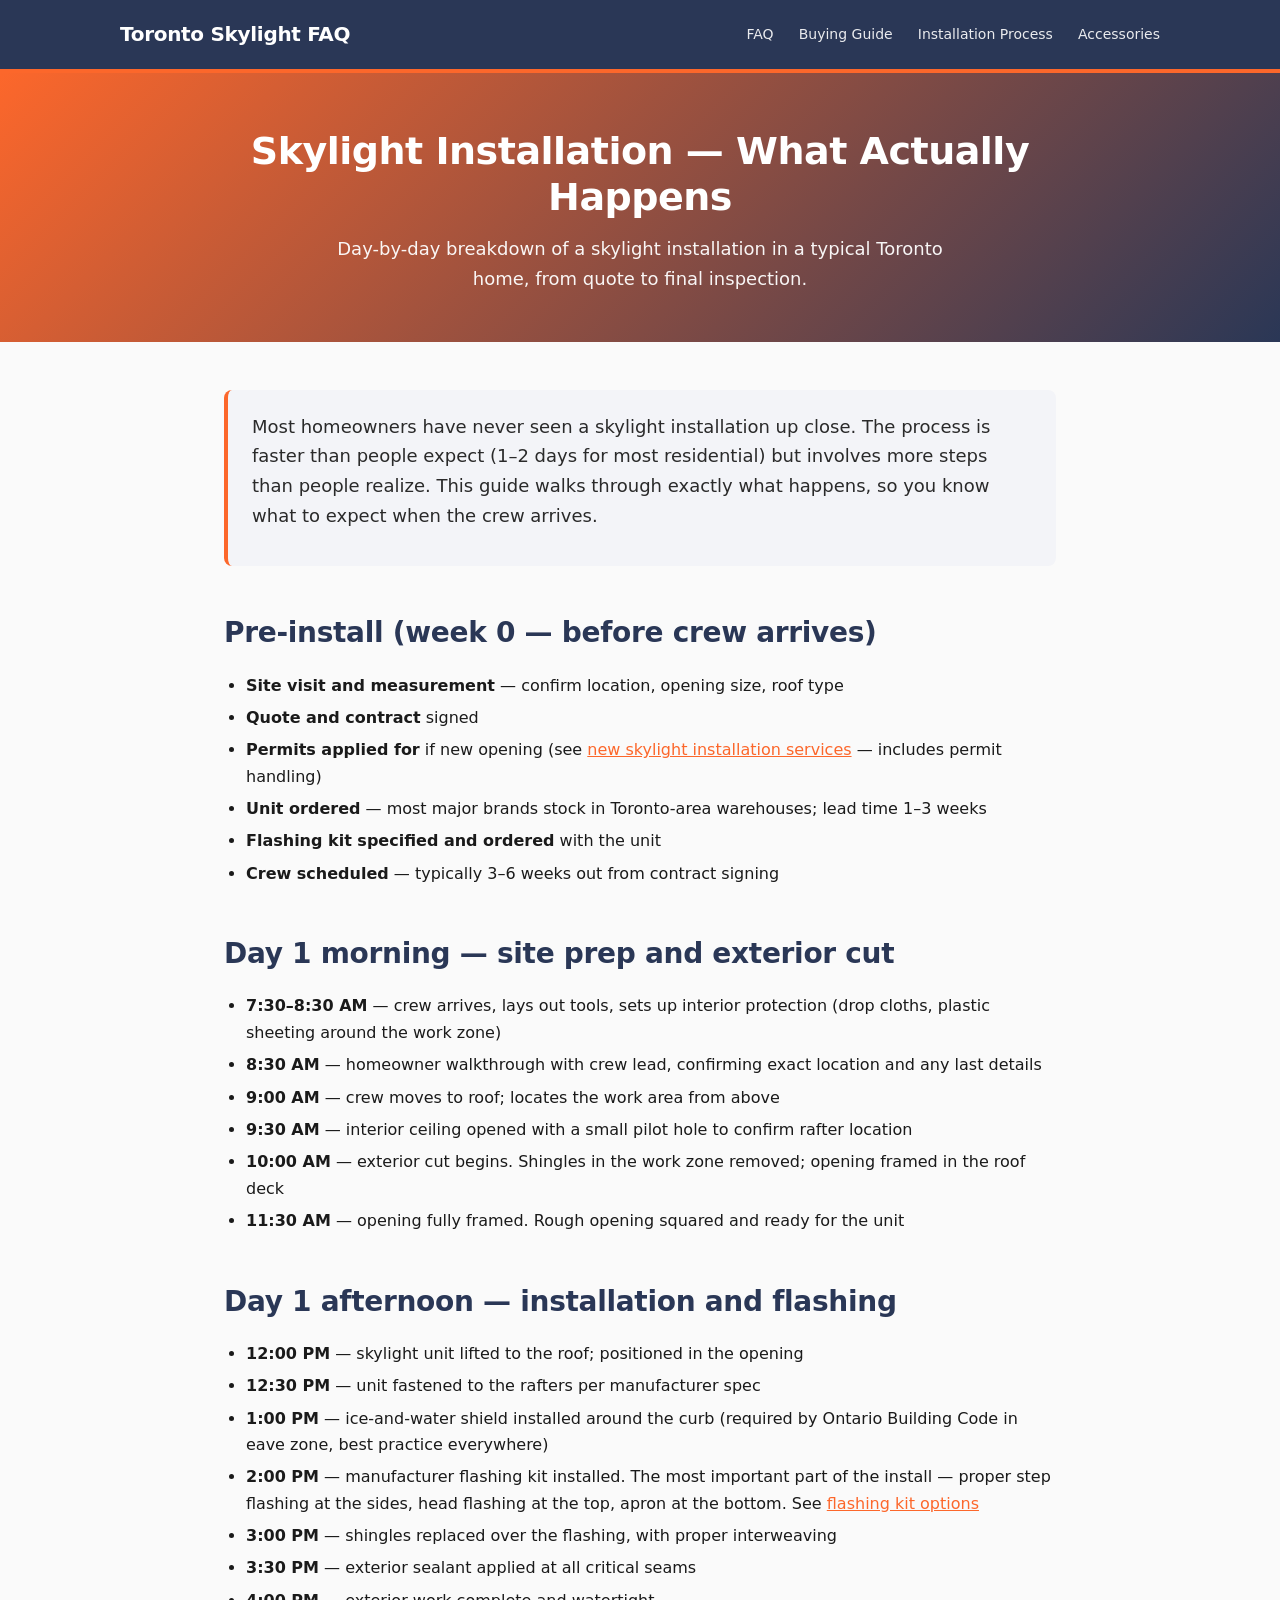
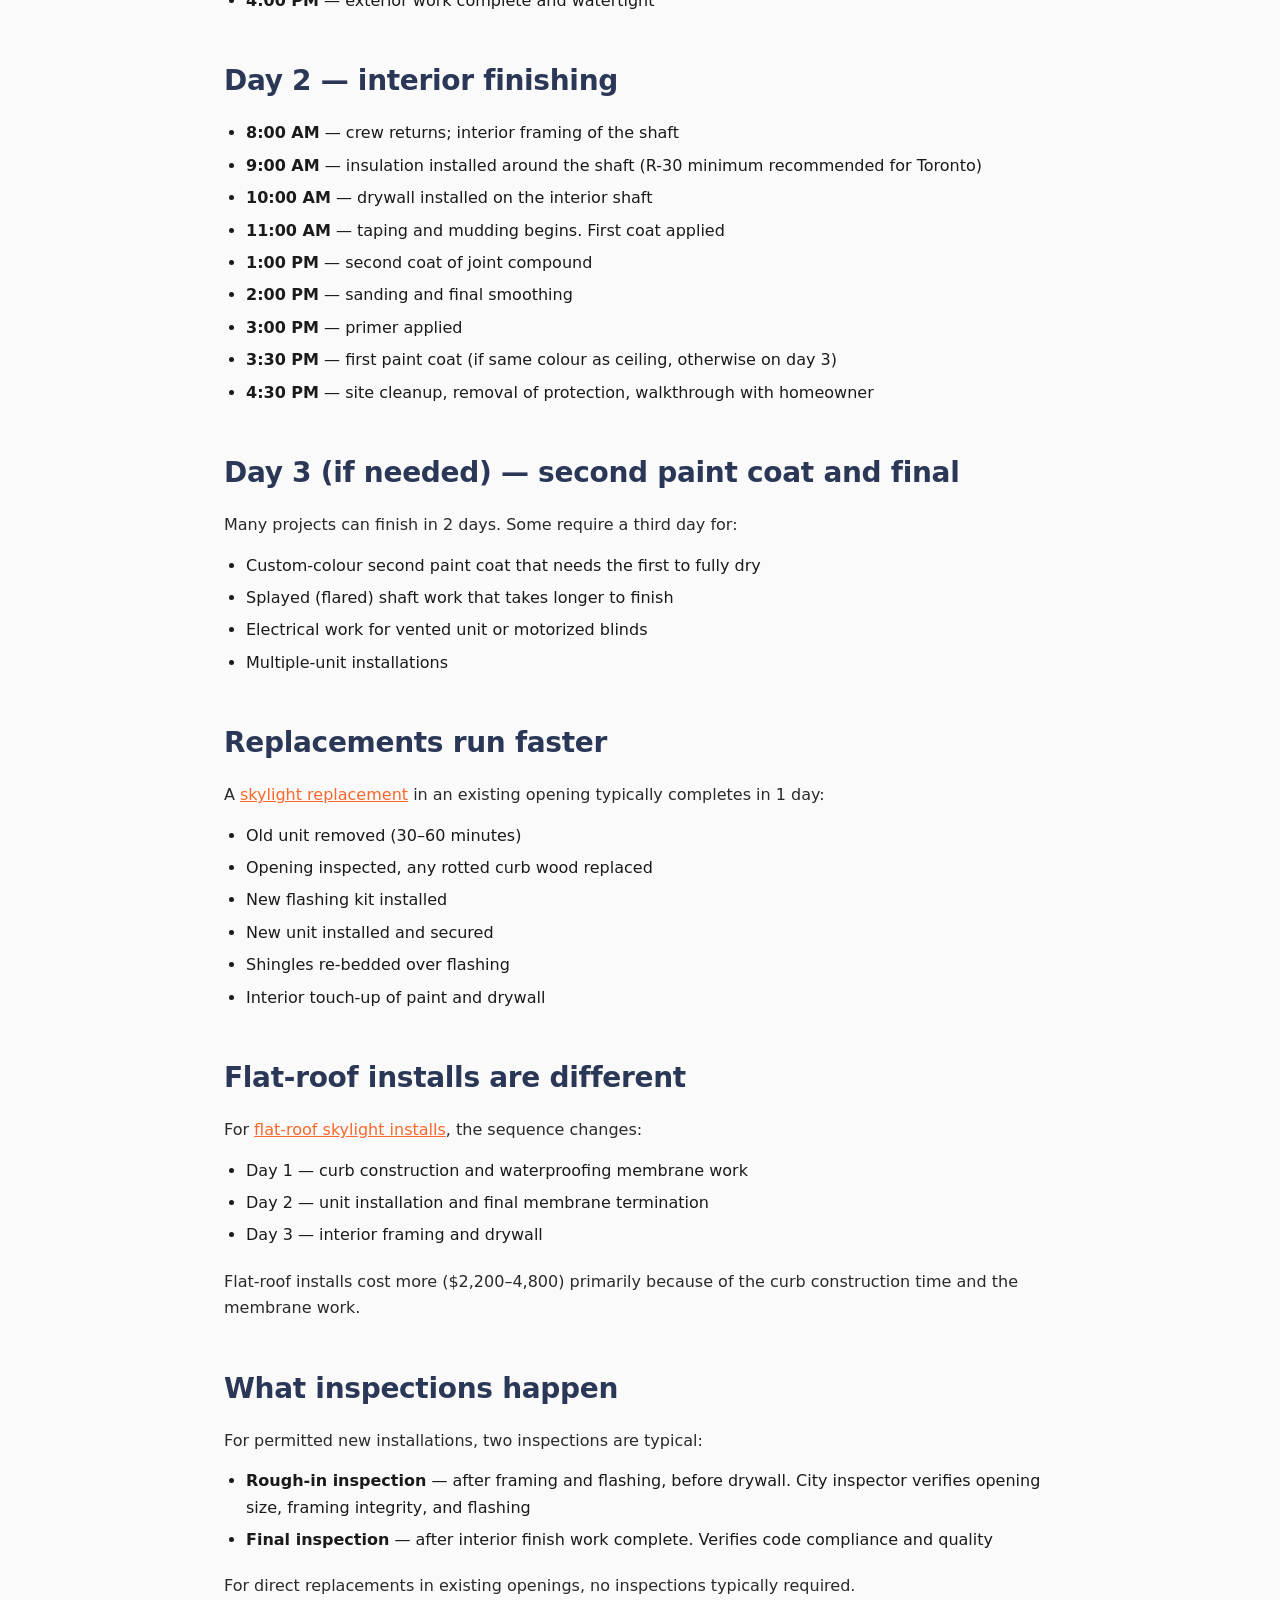
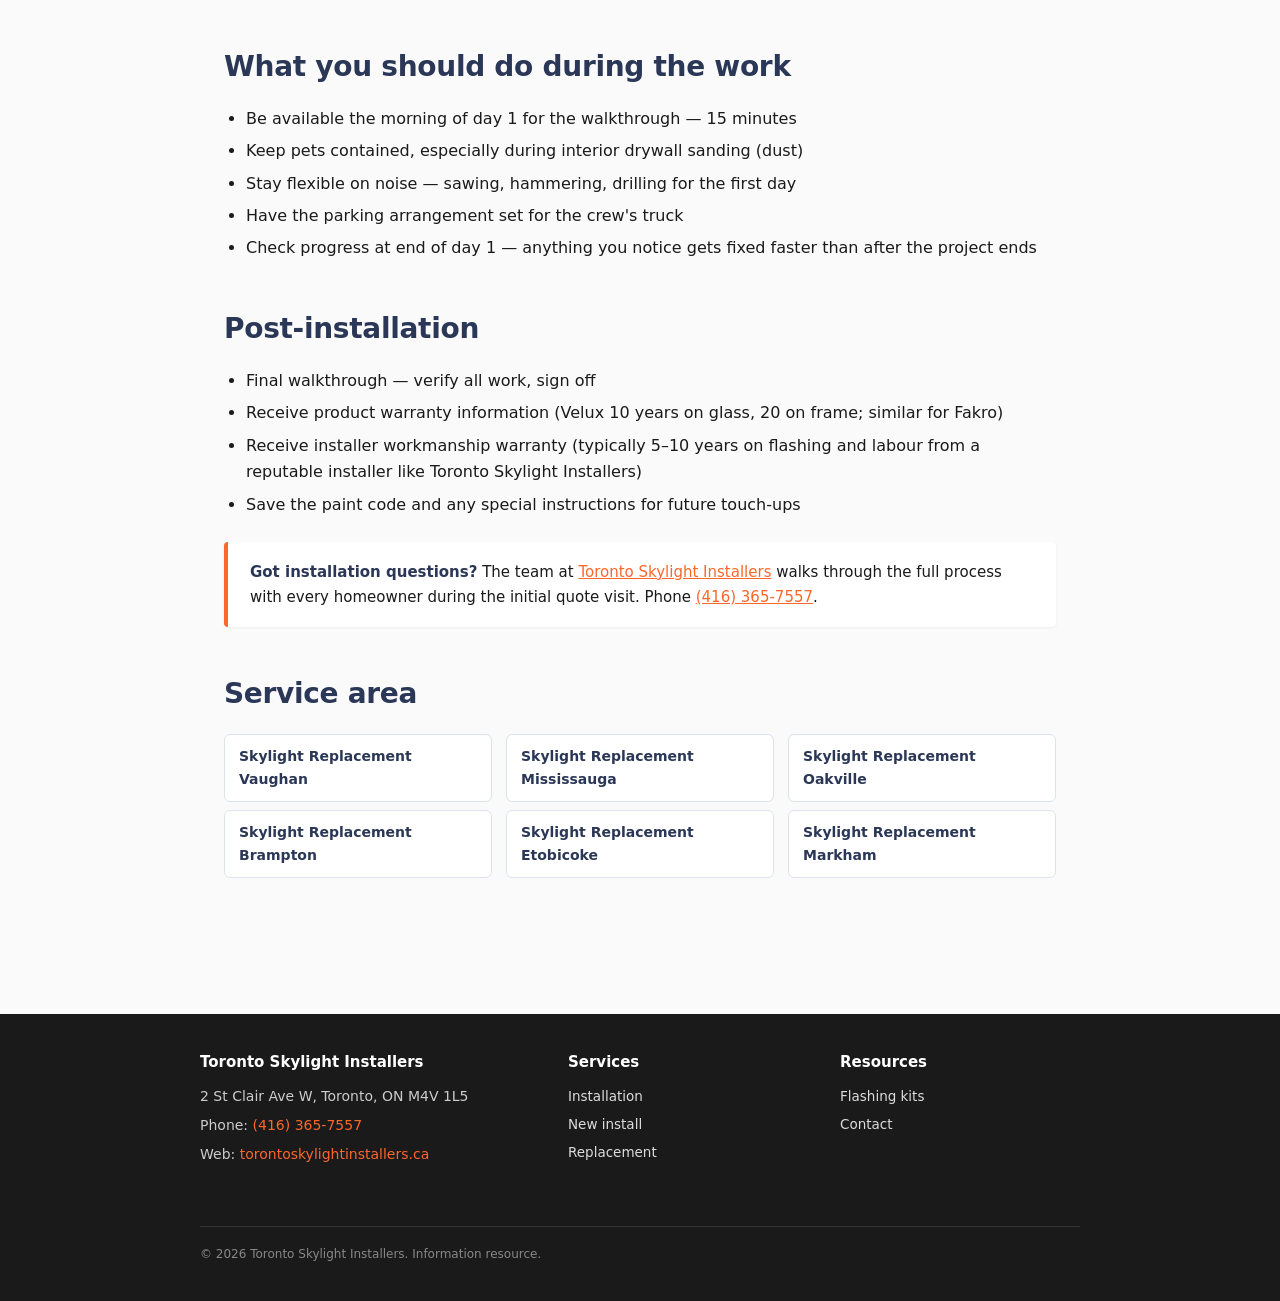
<file: installation-process.html>
<!doctype html>
<html lang="en">
<head>
<meta charset="utf-8">
<meta name="viewport" content="width=device-width,initial-scale=1">
<title>Skylight Installation Process — Day-by-Day for Toronto Projects</title>
<meta name="description" content="What actually happens during a skylight installation in Toronto. Day-by-day breakdown for new installs, replacements, and complex projects.">
<link rel="stylesheet" href="styles.css">
</head>
<body>

<header>
  <div class="wrap">
    <div class="logo">Toronto Skylight FAQ</div>
    <nav>
      <a href="index.html">FAQ</a>
      <a href="buying-guide.html">Buying Guide</a>
      <a href="installation-process.html">Installation Process</a>
      <a href="accessory-guide.html">Accessories</a>
    </nav>
  </div>
</header>

<section class="hero">
  <h1>Skylight Installation — What Actually Happens</h1>
  <p class="sub">Day-by-day breakdown of a skylight installation in a typical Toronto home, from quote to final inspection.</p>
</section>

<main>

<div class="intro">
  <p class="lede">Most homeowners have never seen a skylight installation up close. The process is faster than people expect (1–2 days for most residential) but involves more steps than people realize. This guide walks through exactly what happens, so you know what to expect when the crew arrives.</p>
</div>

<h2>Pre-install (week 0 — before crew arrives)</h2>
<ul>
  <li><strong>Site visit and measurement</strong> — confirm location, opening size, roof type</li>
  <li><strong>Quote and contract</strong> signed</li>
  <li><strong>Permits applied for</strong> if new opening (see <a href="https://torontoskylightinstallers.ca/services/new-skylight-installation/" rel="noopener">new skylight installation services</a> — includes permit handling)</li>
  <li><strong>Unit ordered</strong> — most major brands stock in Toronto-area warehouses; lead time 1–3 weeks</li>
  <li><strong>Flashing kit specified and ordered</strong> with the unit</li>
  <li><strong>Crew scheduled</strong> — typically 3–6 weeks out from contract signing</li>
</ul>

<h2>Day 1 morning — site prep and exterior cut</h2>
<ul>
  <li><strong>7:30–8:30 AM</strong> — crew arrives, lays out tools, sets up interior protection (drop cloths, plastic sheeting around the work zone)</li>
  <li><strong>8:30 AM</strong> — homeowner walkthrough with crew lead, confirming exact location and any last details</li>
  <li><strong>9:00 AM</strong> — crew moves to roof; locates the work area from above</li>
  <li><strong>9:30 AM</strong> — interior ceiling opened with a small pilot hole to confirm rafter location</li>
  <li><strong>10:00 AM</strong> — exterior cut begins. Shingles in the work zone removed; opening framed in the roof deck</li>
  <li><strong>11:30 AM</strong> — opening fully framed. Rough opening squared and ready for the unit</li>
</ul>

<h2>Day 1 afternoon — installation and flashing</h2>
<ul>
  <li><strong>12:00 PM</strong> — skylight unit lifted to the roof; positioned in the opening</li>
  <li><strong>12:30 PM</strong> — unit fastened to the rafters per manufacturer spec</li>
  <li><strong>1:00 PM</strong> — ice-and-water shield installed around the curb (required by Ontario Building Code in eave zone, best practice everywhere)</li>
  <li><strong>2:00 PM</strong> — manufacturer flashing kit installed. The most important part of the install — proper step flashing at the sides, head flashing at the top, apron at the bottom. See <a href="https://torontoskylightinstallers.ca/products/residential/skylight-flashing-kits/" rel="noopener">flashing kit options</a></li>
  <li><strong>3:00 PM</strong> — shingles replaced over the flashing, with proper interweaving</li>
  <li><strong>3:30 PM</strong> — exterior sealant applied at all critical seams</li>
  <li><strong>4:00 PM</strong> — exterior work complete and watertight</li>
</ul>

<h2>Day 2 — interior finishing</h2>
<ul>
  <li><strong>8:00 AM</strong> — crew returns; interior framing of the shaft</li>
  <li><strong>9:00 AM</strong> — insulation installed around the shaft (R-30 minimum recommended for Toronto)</li>
  <li><strong>10:00 AM</strong> — drywall installed on the interior shaft</li>
  <li><strong>11:00 AM</strong> — taping and mudding begins. First coat applied</li>
  <li><strong>1:00 PM</strong> — second coat of joint compound</li>
  <li><strong>2:00 PM</strong> — sanding and final smoothing</li>
  <li><strong>3:00 PM</strong> — primer applied</li>
  <li><strong>3:30 PM</strong> — first paint coat (if same colour as ceiling, otherwise on day 3)</li>
  <li><strong>4:30 PM</strong> — site cleanup, removal of protection, walkthrough with homeowner</li>
</ul>

<h2>Day 3 (if needed) — second paint coat and final</h2>
<p>Many projects can finish in 2 days. Some require a third day for:</p>
<ul>
  <li>Custom-colour second paint coat that needs the first to fully dry</li>
  <li>Splayed (flared) shaft work that takes longer to finish</li>
  <li>Electrical work for vented unit or motorized blinds</li>
  <li>Multiple-unit installations</li>
</ul>

<h2>Replacements run faster</h2>
<p>A <a href="https://torontoskylightinstallers.ca/services/skylight-replacement/" rel="noopener">skylight replacement</a> in an existing opening typically completes in 1 day:</p>
<ul>
  <li>Old unit removed (30–60 minutes)</li>
  <li>Opening inspected, any rotted curb wood replaced</li>
  <li>New flashing kit installed</li>
  <li>New unit installed and secured</li>
  <li>Shingles re-bedded over flashing</li>
  <li>Interior touch-up of paint and drywall</li>
</ul>

<h2>Flat-roof installs are different</h2>
<p>For <a href="https://torontoskylightinstallers.ca/products/residential/flat-roof-skylights/" rel="noopener">flat-roof skylight installs</a>, the sequence changes:</p>
<ul>
  <li>Day 1 — curb construction and waterproofing membrane work</li>
  <li>Day 2 — unit installation and final membrane termination</li>
  <li>Day 3 — interior framing and drywall</li>
</ul>
<p>Flat-roof installs cost more ($2,200–4,800) primarily because of the curb construction time and the membrane work.</p>

<h2>What inspections happen</h2>
<p>For permitted new installations, two inspections are typical:</p>
<ul>
  <li><strong>Rough-in inspection</strong> — after framing and flashing, before drywall. City inspector verifies opening size, framing integrity, and flashing</li>
  <li><strong>Final inspection</strong> — after interior finish work complete. Verifies code compliance and quality</li>
</ul>
<p>For direct replacements in existing openings, no inspections typically required.</p>

<h2>What you should do during the work</h2>
<ul>
  <li>Be available the morning of day 1 for the walkthrough — 15 minutes</li>
  <li>Keep pets contained, especially during interior drywall sanding (dust)</li>
  <li>Stay flexible on noise — sawing, hammering, drilling for the first day</li>
  <li>Have the parking arrangement set for the crew's truck</li>
  <li>Check progress at end of day 1 — anything you notice gets fixed faster than after the project ends</li>
</ul>

<h2>Post-installation</h2>
<ul>
  <li>Final walkthrough — verify all work, sign off</li>
  <li>Receive product warranty information (Velux 10 years on glass, 20 on frame; similar for Fakro)</li>
  <li>Receive installer workmanship warranty (typically 5–10 years on flashing and labour from a reputable installer like Toronto Skylight Installers)</li>
  <li>Save the paint code and any special instructions for future touch-ups</li>
</ul>

<div class="callout">
  <strong>Got installation questions?</strong> The team at <a href="https://torontoskylightinstallers.ca" rel="noopener">Toronto Skylight Installers</a> walks through the full process with every homeowner during the initial quote visit. Phone <a href="tel:+14163657557">(416) 365-7557</a>.
</div>

<h2>Service area</h2>
<div class="cities-grid">
  <a href="https://torontoskylightinstallers.ca/service/skylight-replacement-vaughan/" rel="noopener">Skylight Replacement Vaughan</a>
  <a href="https://torontoskylightinstallers.ca/service/skylight-replacement-mississauga/" rel="noopener">Skylight Replacement Mississauga</a>
  <a href="https://torontoskylightinstallers.ca/service/skylight-replacement-oakville/" rel="noopener">Skylight Replacement Oakville</a>
  <a href="https://torontoskylightinstallers.ca/service/skylight-replacement-brampton/" rel="noopener">Skylight Replacement Brampton</a>
  <a href="https://torontoskylightinstallers.ca/service/skylight-replacement-etobicoke/" rel="noopener">Skylight Replacement Etobicoke</a>
  <a href="https://torontoskylightinstallers.ca/service/skylight-replacement-markham/" rel="noopener">Skylight Replacement Markham</a>
</div>

</main>

<footer>
  <div class="wrap">
    <div>
      <h4>Toronto Skylight Installers</h4>
      <p>2 St Clair Ave W, Toronto, ON M4V 1L5</p>
      <p>Phone: <a href="tel:+14163657557">(416) 365-7557</a></p>
      <p>Web: <a href="https://torontoskylightinstallers.ca" rel="noopener">torontoskylightinstallers.ca</a></p>
    </div>
    <div>
      <h4>Services</h4>
      <ul class="deep-links">
        <li><a href="https://torontoskylightinstallers.ca/services/skylight-installation/" rel="noopener">Installation</a></li>
        <li><a href="https://torontoskylightinstallers.ca/services/new-skylight-installation/" rel="noopener">New install</a></li>
        <li><a href="https://torontoskylightinstallers.ca/services/skylight-replacement/" rel="noopener">Replacement</a></li>
      </ul>
    </div>
    <div>
      <h4>Resources</h4>
      <ul class="deep-links">
        <li><a href="https://torontoskylightinstallers.ca/products/residential/skylight-flashing-kits/" rel="noopener">Flashing kits</a></li>
        <li><a href="https://torontoskylightinstallers.ca/contact-us/" rel="noopener">Contact</a></li>
      </ul>
    </div>
    <div class="meta">© 2026 Toronto Skylight Installers. Information resource.</div>
  </div>
</footer>

</body>
</html>
</file>
<file: styles.css>
:root {
  --primary: #fc672b;
  --accent: #2a3756;
  --bg: #fafafa;
  --text: #1a1a1a;
  --muted: #555;
  --line: #dde2ec;
  --card: #fff;
  --soft: #f3f4f8;
  --warn: #d6432a;
  --good: #2c8f4c;
}
* { box-sizing: border-box; margin: 0; padding: 0; }
html { scroll-behavior: smooth; }
body {
  font-family: -apple-system, BlinkMacSystemFont, "Segoe UI", system-ui, sans-serif;
  background: var(--bg); color: var(--text);
  line-height: 1.65;
  -webkit-font-smoothing: antialiased;
}
a { color: var(--primary); }

header {
  background: var(--accent); color: #fff;
  padding: 18px 24px; border-bottom: 4px solid var(--primary);
}
header .wrap { max-width: 1040px; margin: 0 auto;
  display: flex; align-items: center; justify-content: space-between; gap: 16px; flex-wrap: wrap; }
header .logo { font-size: 20px; font-weight: 800; letter-spacing: -0.3px; }
header nav a { color: #fff; text-decoration: none; margin-left: 20px;
  font-size: 14px; opacity: 0.9; font-weight: 500; }
header nav a:hover { opacity: 1; text-decoration: underline; }

.hero {
  background: linear-gradient(135deg, var(--primary) 0%, var(--accent) 100%);
  color: #fff; padding: 56px 24px 48px; text-align: center;
}
.hero h1 { font-size: 38px; line-height: 1.2; max-width: 820px;
  margin: 0 auto 14px; font-weight: 800; letter-spacing: -0.5px; }
.hero .sub { max-width: 660px; margin: 0 auto; font-size: 18px;
  opacity: 0.95; }
.hero .cta-row { margin-top: 26px; display: flex; gap: 12px; justify-content: center; flex-wrap: wrap; }
.hero .cta {
  display: inline-block;
  padding: 13px 26px; border-radius: 6px;
  text-decoration: none; font-weight: 700; font-size: 15px;
  transition: transform .15s;
}
.hero .cta.primary { background: #fff; color: var(--accent); }
.hero .cta.ghost { border: 2px solid #fff; color: #fff; }
.hero .cta:hover { transform: translateY(-1px); }

main { max-width: 880px; margin: 0 auto; padding: 48px 24px; }
main h2 { font-size: 28px; margin: 44px 0 16px; color: var(--accent);
  letter-spacing: -0.3px; }
main h3 { font-size: 19px; margin: 22px 0 8px; color: var(--text); }
main p { margin-bottom: 14px; color: #2a2a2a; }
main ul { margin: 12px 0 20px 22px; }
main li { margin-bottom: 6px; }

.lede { font-size: 18px; color: #2a2a2a; }
.intro { background: var(--soft); padding: 22px 24px; border-radius: 8px;
  border-left: 4px solid var(--primary); margin-bottom: 32px; }

.service-grid { display: grid; grid-template-columns: repeat(2, 1fr);
  gap: 16px; margin: 14px 0 32px; }
.service-card { background: var(--card); border: 1px solid var(--line);
  border-radius: 8px; padding: 22px 24px;
  transition: box-shadow .2s, transform .15s; }
.service-card:hover { box-shadow: 0 8px 20px rgba(0,0,0,0.07); transform: translateY(-2px); }
.service-card h3 { color: var(--accent); font-size: 17px; margin: 0 0 6px;
  border-bottom: 2px solid var(--primary); padding-bottom: 6px;
  display: inline-block; }
.service-card p { font-size: 14.5px; color: #444; margin: 8px 0 12px; }
.service-card a.deep { display: inline-block; font-size: 13px;
  text-decoration: none; color: var(--primary); font-weight: 600; }
.service-card a.deep::after { content: " →"; }
.service-card a.deep:hover { text-decoration: underline; }

.comparison-table { width: 100%; border-collapse: collapse;
  margin: 14px 0 30px; background: var(--card);
  border: 1px solid var(--line); border-radius: 8px; overflow: hidden;
  font-size: 14.5px; }
.comparison-table th { background: var(--accent); color: #fff;
  padding: 12px 14px; text-align: left; font-size: 14px; }
.comparison-table td { padding: 12px 14px; border-top: 1px solid var(--line); vertical-align: top; }
.comparison-table tr:nth-child(even) td { background: var(--soft); }
.comparison-table td:first-child { font-weight: 600; color: var(--accent); }

.callout { background: var(--card); border-left: 4px solid var(--primary);
  padding: 18px 22px; margin: 24px 0; border-radius: 4px;
  box-shadow: 0 1px 3px rgba(0,0,0,0.05); font-size: 15px; }
.callout strong { color: var(--accent); }

.faq-item { background: var(--card); border: 1px solid var(--line);
  border-radius: 6px; padding: 18px 22px; margin-bottom: 12px; }
.faq-item h3 { margin-top: 0; color: var(--accent); font-size: 16px; }
.faq-item p { margin: 8px 0 0; color: #333; font-size: 15px; }

.cities-grid { display: grid; grid-template-columns: repeat(3, 1fr);
  gap: 8px 14px; margin: 14px 0 28px; }
.cities-grid a { display: block; padding: 10px 14px;
  background: var(--card); border: 1px solid var(--line); border-radius: 6px;
  text-decoration: none; color: var(--accent); font-size: 14px; font-weight: 600;
  transition: background .15s, border-color .15s; }
.cities-grid a:hover { background: var(--soft); border-color: var(--primary); }

.estimator { background: var(--card); border: 1px solid var(--line);
  border-radius: 10px; padding: 26px; margin: 18px 0 32px;
  box-shadow: 0 2px 8px rgba(0,0,0,0.04); }
.estimator h3 { margin: 0 0 14px; color: var(--accent); font-size: 18px; }
.estimator label { display: block; margin: 14px 0 6px;
  font-size: 14px; font-weight: 600; color: #333; }
.estimator select, .estimator input { width: 100%; padding: 10px 12px;
  border: 1px solid var(--line); border-radius: 5px; font-size: 14px;
  background: var(--bg); }
.estimator .result { margin-top: 22px; padding: 18px 22px;
  background: linear-gradient(135deg, var(--soft), #fff);
  border-radius: 8px; border-left: 4px solid var(--primary); }
.estimator .result .low-high { font-size: 26px; color: var(--accent); font-weight: 800; }
.estimator .result .label { font-size: 13px; color: var(--muted); margin-top: 2px; }
.estimator .result .note { font-size: 13px; color: #444; margin-top: 12px; line-height: 1.5; }

.tree { background: var(--card); padding: 24px; border-radius: 10px;
  border: 1px solid var(--line); margin: 18px 0 32px; }
.tree .step { display: flex; gap: 14px; padding: 14px 0;
  border-bottom: 1px solid var(--line); }
.tree .step:last-child { border-bottom: none; }
.tree .num { flex-shrink: 0; width: 28px; height: 28px;
  background: var(--primary); color: #fff; border-radius: 50%;
  display: flex; align-items: center; justify-content: center;
  font-size: 13px; font-weight: 700; }
.tree .step-body p { margin: 0 0 4px; }
.tree .step-body .yes { color: var(--good); font-weight: 600; font-size: 14px; }
.tree .step-body .no { color: var(--warn); font-weight: 600; font-size: 14px; }

.glossary { background: var(--card); border-radius: 8px; padding: 18px 22px;
  border: 1px solid var(--line); margin: 14px 0 28px; }
.glossary dt { font-weight: 700; color: var(--accent); margin-top: 10px; font-size: 15px; }
.glossary dt:first-child { margin-top: 0; }
.glossary dd { margin: 4px 0 0; color: #333; font-size: 14.5px; }

footer { background: #1a1a1a; color: #ccc; padding: 36px 24px;
  font-size: 14px; margin-top: 60px; }
footer .wrap { max-width: 880px; margin: 0 auto; display: grid;
  grid-template-columns: 1.4fr 1fr 1fr; gap: 32px; }
footer h4 { color: #fff; margin-bottom: 10px; font-size: 15px; }
footer p { margin-bottom: 6px; }
footer a { color: var(--primary); text-decoration: none; }
footer a:hover { text-decoration: underline; }
footer .meta { margin-top: 22px; padding-top: 18px; border-top: 1px solid #333;
  font-size: 12px; color: #888; grid-column: 1/-1; }
footer ul.deep-links { list-style: none; padding: 0; margin: 0; }
footer ul.deep-links li { margin-bottom: 5px; }
footer ul.deep-links a { font-size: 13.5px; color: #ddd; }

@media (max-width: 720px) {
  .hero h1 { font-size: 28px; }
  .service-grid, .cities-grid { grid-template-columns: 1fr; }
  .cities-grid { grid-template-columns: 1fr 1fr; }
  footer .wrap { grid-template-columns: 1fr; }
  .comparison-table { font-size: 13px; }
  .comparison-table th, .comparison-table td { padding: 8px 10px; }
  header .wrap { flex-direction: column; align-items: flex-start; }
  header nav { margin-top: 8px; }
  header nav a:first-child { margin-left: 0; }
}
</file>
